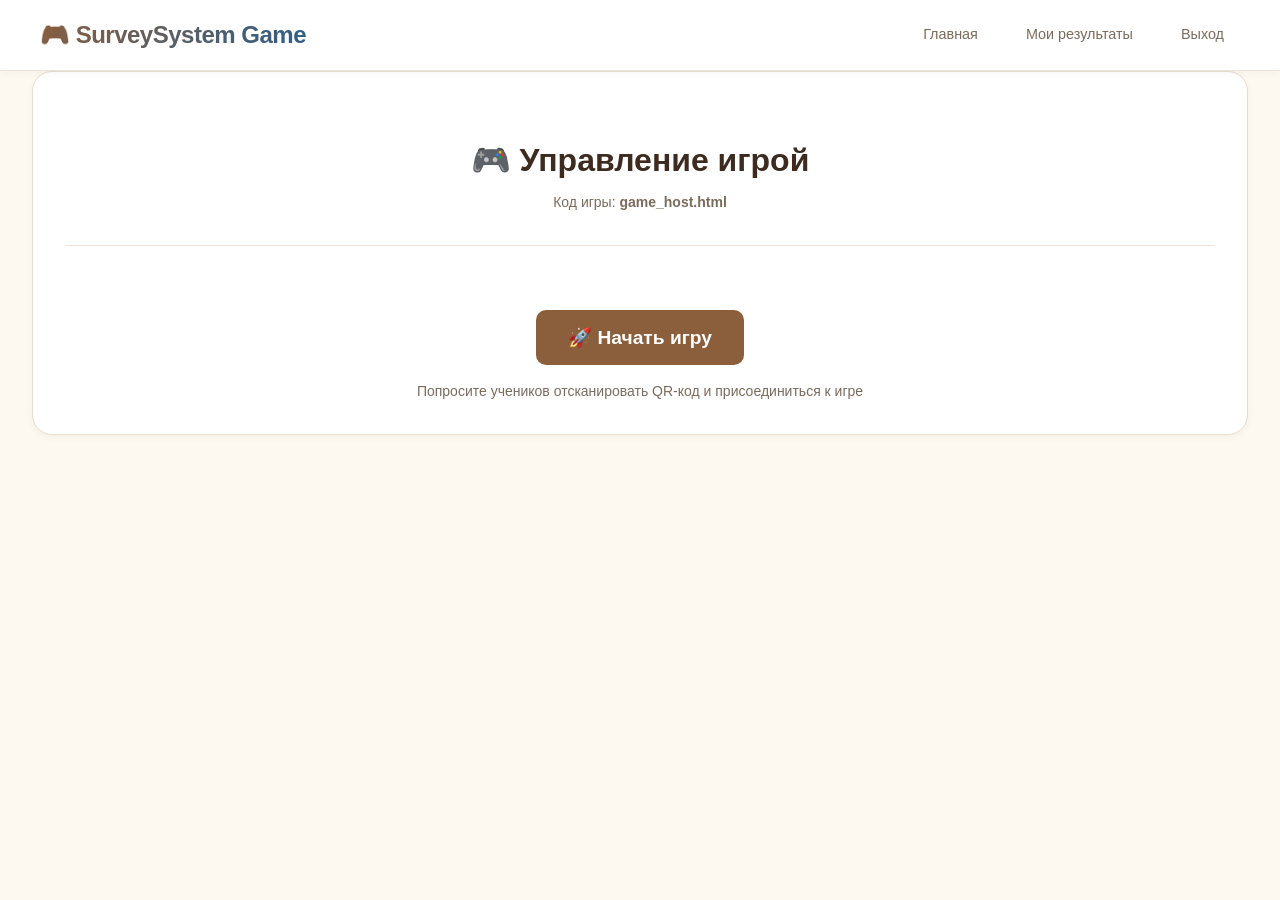
<file: templates/game_host.html>
<!DOCTYPE html>
<html lang="ru">
<head>
    <meta charset="UTF-8">
    <meta name="viewport" content="width=device-width, initial-scale=1.0">
    <title>Управление игрой - SurveySystem</title>
    <link rel="stylesheet" href="/static/style.css">
    <script src="https://cdn.socket.io/4.5.4/socket.io.min.js"></script>
    <style>
        .players-grid {
            display: grid;
            grid-template-columns: repeat(auto-fill, minmax(200px, 1fr));
            gap: 1rem;
            margin-bottom: 2rem;
        }
        .player-card {
            background: white;
            border-radius: 10px;
            padding: 1rem;
            border: 1px solid #EDE3D8;
            text-align: center;
        }
        .stats-panel {
            background: linear-gradient(135deg, #8B5E3C 0%, #2C5F8A 100%);
            color: white;
            padding: 1.5rem;
            border-radius: 20px;
            margin-bottom: 1.5rem;
            text-align: center;
        }
        .timer-circle {
            width: 100px;
            height: 100px;
            border-radius: 50%;
            background: white;
            display: flex;
            align-items: center;
            justify-content: center;
            margin: 1rem auto;
            font-size: 2.5rem;
            font-weight: 800;
            color: #8B5E3C;
        }
        .question-area {
            background: #F5EDE3;
            border-radius: 20px;
            padding: 1.5rem;
            margin-bottom: 1.5rem;
            text-align: center;
        }
        .question-text {
            font-size: 1.3rem;
            font-weight: 600;
            margin-bottom: 1rem;
        }
        .result-item {
            background: white;
            border-radius: 10px;
            padding: 0.5rem 1rem;
            margin-bottom: 0.5rem;
            display: flex;
            justify-content: space-between;
        }
        .final-result {
            background: white;
            border-radius: 10px;
            padding: 1rem;
            margin-bottom: 0.5rem;
            display: flex;
            justify-content: space-between;
        }
        .final-result.top {
            background: linear-gradient(135deg, #FFD700, #FFA500);
            color: white;
        }
        .waiting-players {
            text-align: center;
            padding: 2rem;
            background: #F5EDE3;
            border-radius: 20px;
        }
        .btn-start {
            font-size: 1.2rem;
            padding: 1rem 2rem;
        }
    </style>
</head>
<body>
    <nav class="navbar">
        <div class="nav-brand">🎮 SurveySystem Game</div>
        <div class="nav-links">
            <a href="/">Главная</a>
            <a href="/student_dashboard">Мои результаты</a>
            <a href="#" onclick="logout()">Выход</a>
        </div>
    </nav>

    <div class="card">
        <div id="setup-screen">
            <div class="admin-header">
                <h1>🎮 Управление игрой</h1>
                <p>Код игры: <strong id="game-code-display"></strong></p>
            </div>
            
            <div id="players-list" class="players-grid"></div>
            
            <div id="game-controls" style="text-align: center;">
                <button id="start-game-btn" class="btn btn-primary btn-start" onclick="startGame()">
                    🚀 Начать игру
                </button>
                <p style="margin-top: 1rem; color: #7A6B5D;">
                    Попросите учеников отсканировать QR-код и присоединиться к игре
                </p>
            </div>
        </div>

        <div id="game-screen" style="display: none;">
            <div class="stats-panel">
                <div>Вопрос <span id="current-question-num">1</span> / <span id="total-questions">0</span></div>
                <div class="timer-circle" id="timer-display">0</div>
            </div>
            
            <div class="question-area">
                <div class="question-text" id="question-text">Загрузка...</div>
            </div>
            
            <div id="question-results" style="display: none;">
                <h3>📊 Результаты вопроса</h3>
                <div id="results-stats"></div>
            </div>
        </div>

        <div id="final-screen" style="display: none;">
            <div class="admin-header">
                <h1>🏆 Игра завершена!</h1>
            </div>
            <div id="final-results"></div>
            <div style="text-align: center; margin-top: 2rem;">
                <a href="/student_dashboard" class="btn btn-primary">📊 К результатам</a>
                <button onclick="location.reload()" class="btn btn-secondary">🔄 Новая игра</button>
            </div>
        </div>
    </div>

    <script>
        const code = window.location.pathname.split('/').pop();
        let socket = null;
        let questions = [];
        let timePerQuestion = 10;
        let isGameActive = false;

        document.getElementById('game-code-display').innerText = code;

        socket = io();

        socket.on('connect', () => {
            console.log('Connected to server');
            socket.emit('join_game_host', {
                game_code: code,
                time_per_question: timePerQuestion
            });
        });

        socket.on('players_update', (data) => {
            updatePlayersList(data.players);
        });

        socket.on('player_joined', (data) => {
            showToast(`🎉 ${data.username} присоединился! (${data.count} игроков)`);
        });

        socket.on('game_started', (data) => {
            isGameActive = true;
            document.getElementById('setup-screen').style.display = 'none';
            document.getElementById('game-screen').style.display = 'block';
            document.getElementById('final-screen').style.display = 'none';
            document.getElementById('total-questions').innerText = data.total_questions;
            showToast('🎮 Игра началась!');
        });

        socket.on('question_start', (data) => {
            displayQuestion(data.question);
            startTimer(data.time_left);
            document.getElementById('current-question-num').innerText = data.question_index + 1;
            document.getElementById('question-results').style.display = 'none';
        });

        socket.on('time_up', () => {
            showToast('⏰ Время вышло!');
        });

        socket.on('question_results', (data) => {
            document.getElementById('question-results').style.display = 'block';
            document.getElementById('results-stats').innerHTML = `
                <div style="text-align: center; padding: 1rem;">
                    <div style="font-size: 2rem;">${data.correct_count} / ${data.total_players}</div>
                    <div>учеников ответили правильно</div>
                    <div>(${data.percentage}%)</div>
                </div>
            `;
        });

        socket.on('game_ended', (data) => {
            displayFinalResults(data.results);
        });

        async function loadTestData() {
            try {
                const response = await fetch('/api/get_test_by_code', {
                    method: 'POST',
                    headers: { 'Content-Type': 'application/json' },
                    body: JSON.stringify({ code: code })
                });
                const data = await response.json();
                
                if (data.success) {
                    questions = data.test.questions;
                    timePerQuestion = data.test.time_per_question || 10;
                }
            } catch (error) {
                console.error('Error loading test:', error);
            }
        }

        function updatePlayersList(players) {
            const container = document.getElementById('players-list');
            if (!players || players.length === 0) {
                container.innerHTML = '<div class="waiting-players">⏳ Ожидание подключения игроков...</div>';
                return;
            }
            
            container.innerHTML = players.map(p => `
                <div class="player-card">
                    <div>👨‍🎓 ${escapeHtml(p.username)}</div>
                </div>
            `).join('');
        }

        function displayQuestion(question) {
            document.getElementById('question-text').innerHTML = escapeHtml(question.text);
        }

        function startTimer(seconds) {
            let timeLeft = seconds;
            const timerEl = document.getElementById('timer-display');
            const interval = setInterval(() => {
                if (!isGameActive) {
                    clearInterval(interval);
                    return;
                }
                timerEl.innerText = timeLeft;
                timeLeft--;
                if (timeLeft < 0) {
                    clearInterval(interval);
                }
            }, 1000);
        }

        function displayFinalResults(results) {
            document.getElementById('game-screen').style.display = 'none';
            document.getElementById('final-screen').style.display = 'block';
            
            const container = document.getElementById('final-results');
            container.innerHTML = results.map((r, idx) => `
                <div class="final-result ${idx === 0 ? 'top' : ''}">
                    <div><strong>${idx + 1}. ${escapeHtml(r.username)}</strong><br>
                    <small>✅ ${r.correct_answers} правильных ответов</small></div>
                    <div style="font-size: 1.5rem; font-weight: 700;">${r.score} / ${r.total_possible}</div>
                </div>
            `).join('');
        }

        function startGame() {
            if (questions.length === 0) {
                alert('Загрузка теста...');
                loadTestData();
                setTimeout(() => startGame(), 1000);
                return;
            }
            
            socket.emit('start_game', {
                game_code: code,
                questions: questions,
                time_per_question: timePerQuestion
            });
            
            document.getElementById('start-game-btn').disabled = true;
            document.getElementById('start-game-btn').innerHTML = '⏳ Игра началась...';
        }

        function showToast(message) {
            const toast = document.createElement('div');
            toast.style.cssText = `
                position: fixed;
                bottom: 20px;
                right: 20px;
                background: #8B5E3C;
                color: white;
                padding: 0.75rem 1.5rem;
                border-radius: 9999px;
                z-index: 1000;
            `;
            toast.innerText = message;
            document.body.appendChild(toast);
            setTimeout(() => toast.remove(), 3000);
        }

        function escapeHtml(text) {
            if (!text) return '';
            const div = document.createElement('div');
            div.textContent = text;
            return div.innerHTML;
        }

        async function logout() {
            await fetch('/logout');
            window.location.href = '/';
        }

        loadTestData();
    </script>
</body>
</html>
</file>
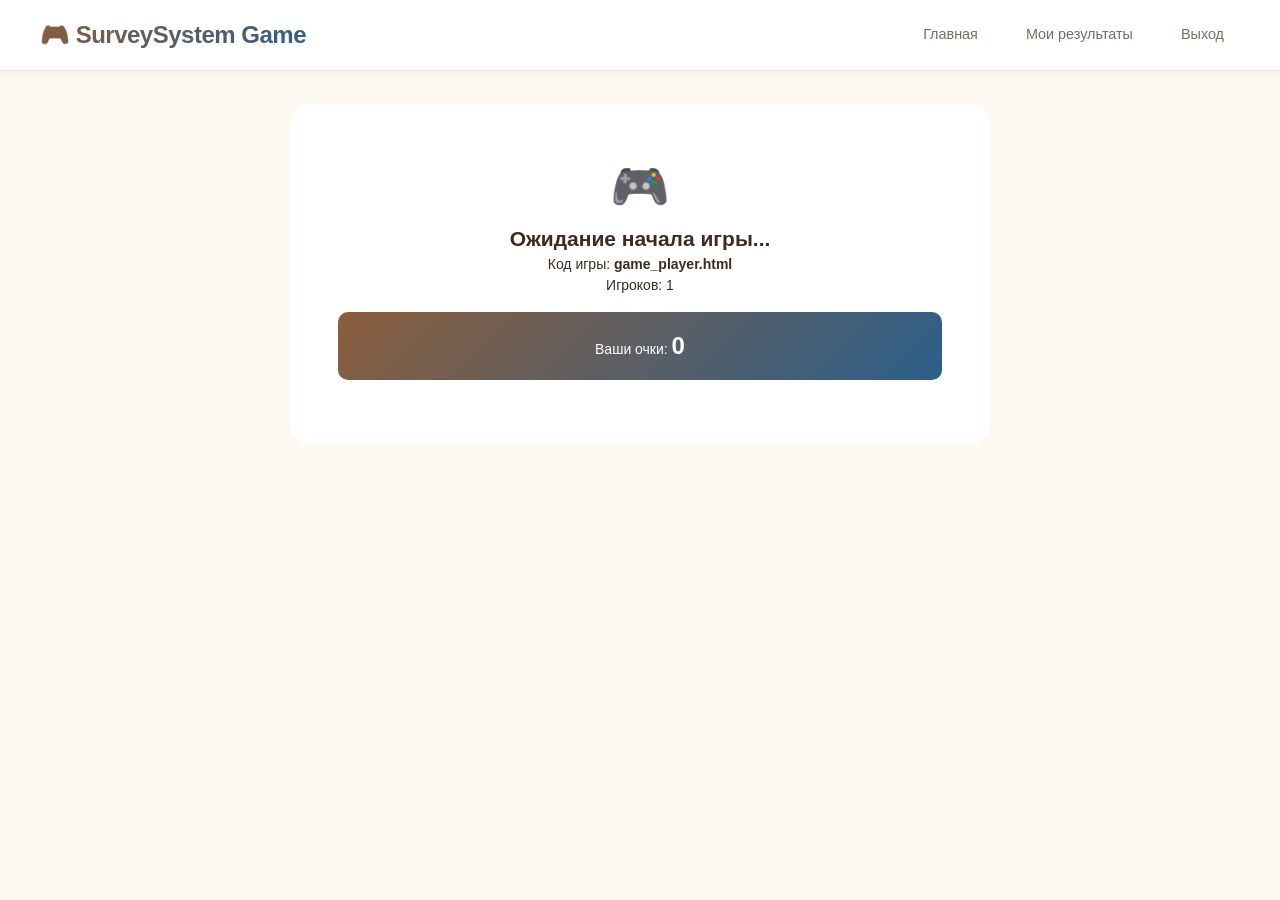
<file: templates/game_player.html>
<!DOCTYPE html>
<html lang="ru">
<head>
    <meta charset="UTF-8">
    <meta name="viewport" content="width=device-width, initial-scale=1.0">
    <title>Игровой тест - SurveySystem</title>
    <link rel="stylesheet" href="/static/style.css">
    <script src="https://cdn.socket.io/4.5.4/socket.io.min.js"></script>
    <style>
        .game-container {
            max-width: 700px;
            margin: 2rem auto;
        }
        .waiting-screen {
            text-align: center;
            padding: 3rem;
            background: white;
            border-radius: 20px;
        }
        .timer-circle {
            width: 80px;
            height: 80px;
            border-radius: 50%;
            background: linear-gradient(135deg, #8B5E3C 0%, #2C5F8A 100%);
            display: flex;
            align-items: center;
            justify-content: center;
            margin: 0 auto 1rem;
            font-size: 2rem;
            font-weight: 800;
            color: white;
        }
        .option-btn {
            display: block;
            width: 100%;
            padding: 1rem;
            margin-bottom: 0.75rem;
            background: #F5EDE3;
            border: 1px solid #EDE3D8;
            border-radius: 10px;
            cursor: pointer;
            text-align: left;
            transition: all 0.2s;
        }
        .option-btn:hover:not(:disabled) {
            background: #E8D5B7;
            transform: translateX(5px);
        }
        .option-btn.selected {
            background: #8B5E3C;
            color: white;
        }
        .option-btn:disabled {
            opacity: 0.6;
            cursor: not-allowed;
        }
        .result-overlay {
            position: fixed;
            top: 0;
            left: 0;
            right: 0;
            bottom: 0;
            background: rgba(0,0,0,0.8);
            display: flex;
            align-items: center;
            justify-content: center;
            z-index: 1000;
        }
        .result-card {
            background: white;
            border-radius: 20px;
            padding: 2rem;
            text-align: center;
        }
        .result-correct { color: #2E7D32; font-size: 4rem; }
        .result-wrong { color: #C62828; font-size: 4rem; }
        .score-board {
            background: linear-gradient(135deg, #8B5E3C 0%, #2C5F8A 100%);
            color: white;
            padding: 1rem;
            border-radius: 10px;
            text-align: center;
            margin-bottom: 1rem;
        }
        .score-board span { font-size: 1.5rem; font-weight: 800; }
    </style>
</head>
<body>
    <nav class="navbar">
        <div class="nav-brand">🎮 SurveySystem Game</div>
        <div class="nav-links">
            <a href="/">Главная</a>
            <a href="/student_dashboard">Мои результаты</a>
            <a href="#" onclick="logout()">Выход</a>
        </div>
    </nav>

    <div class="game-container">
        <div id="waiting-screen" class="waiting-screen">
            <div style="font-size: 3rem;">🎮</div>
            <h2>Ожидание начала игры...</h2>
            <p>Код игры: <strong id="game-code"></strong></p>
            <div id="players-count">Игроков: <span id="player-count">1</span></div>
            <div class="score-board" style="margin-top: 1rem;">
                Ваши очки: <span id="total-score">0</span>
            </div>
        </div>

        <div id="question-screen" style="display: none;">
            <div class="score-board">
                Ваши очки: <span id="game-score">0</span>
            </div>
            <div class="timer-circle" id="timer">0</div>
            <div id="question-text" style="font-size: 1.2rem; font-weight: 600; margin-bottom: 1.5rem; text-align: center;"></div>
            <div id="options-container"></div>
            <button id="submit-text-btn" class="btn btn-primary" onclick="submitTextAnswer()" style="display: none; width: 100%;">✅ Ответить</button>
        </div>
    </div>

    <script>
        const code = window.location.pathname.split('/').pop();
        let socket = null;
        let currentQuestion = null;
        let currentQuestionIndex = -1;
        let selectedAnswer = null;
        let currentScore = 0;

        document.getElementById('game-code').innerText = code;

        let userId = null;
        let username = null;

        async function getUserInfo() {
            try {
                const response = await fetch('/check_auth');
                const data = await response.json();
                if (data.authenticated) {
                    username = data.username;
                    userId = data.username;
                } else {
                    window.location.href = '/login_page';
                }
            } catch (error) {
                console.error('Error:', error);
            }
        }

        socket = io();

        socket.on('connect', () => {
            socket.emit('join_game_player', {
                game_code: code,
                user_id: userId,
                username: username
            });
        });

        socket.on('players_update', (data) => {
            document.getElementById('player-count').innerText = data.players.length;
        });

        socket.on('game_started', () => {
            document.getElementById('waiting-screen').style.display = 'none';
            document.getElementById('question-screen').style.display = 'block';
        });

        socket.on('question_start', (data) => {
            currentQuestionIndex = data.question_index;
            currentQuestion = data.question;
            displayQuestion(data.question);
            startTimer(data.time_left);
        });

        socket.on('player_question_result', (data) => {
            currentScore = data.total_score;
            document.getElementById('game-score').innerText = currentScore;
            document.getElementById('total-score').innerText = currentScore;
            showQuestionResult(data.is_correct, data.points_earned);
        });

        function displayQuestion(question) {
            document.getElementById('question-text').innerHTML = question.text;
            selectedAnswer = null;
            
            const container = document.getElementById('options-container');
            
            if (question.type === 'choice') {
                container.innerHTML = question.options.map(opt => `
                    <button class="option-btn" onclick="selectAnswer('${escapeHtml(opt).replace(/'/g, "\\'")}')">
                        ${escapeHtml(opt)}
                    </button>
                `).join('');
                document.getElementById('submit-text-btn').style.display = 'none';
            } else if (question.type === 'checkbox') {
                container.innerHTML = question.options.map(opt => `
                    <label class="option-btn" style="display: flex; align-items: center; gap: 0.5rem;">
                        <input type="checkbox" value="${escapeHtml(opt).replace(/'/g, "\\'")}" onchange="updateCheckboxSelection()">
                        <span>${escapeHtml(opt)}</span>
                    </label>
                `).join('');
                document.getElementById('submit-text-btn').style.display = 'block';
            } else {
                container.innerHTML = `<textarea id="text-answer" class="text-answer" rows="3" placeholder="Введите ваш ответ..."></textarea>`;
                document.getElementById('submit-text-btn').style.display = 'block';
            }
        }

        function selectAnswer(answer) {
            selectedAnswer = answer;
            document.querySelectorAll('.option-btn').forEach(btn => {
                btn.classList.remove('selected');
                if (btn.innerText === answer) {
                    btn.classList.add('selected');
                }
            });
            
            if (currentQuestion.type === 'choice') {
                submitAnswer(selectedAnswer);
            }
        }

        function updateCheckboxSelection() {
            const checkboxes = document.querySelectorAll('#options-container input[type="checkbox"]:checked');
            selectedAnswer = Array.from(checkboxes).map(cb => cb.value).join(',');
        }

        function submitTextAnswer() {
            if (currentQuestion.type === 'checkbox') {
                updateCheckboxSelection();
            } else if (currentQuestion.type === 'text') {
                selectedAnswer = document.getElementById('text-answer')?.value || '';
            }
            
            if (!selectedAnswer && currentQuestion.type !== 'text') {
                alert('Пожалуйста, выберите ответ');
                return;
            }
            
            if (currentQuestion.type === 'text' && !selectedAnswer.trim()) {
                alert('Пожалуйста, введите ответ');
                return;
            }
            
            submitAnswer(selectedAnswer);
        }

        function submitAnswer(answer) {
            socket.emit('submit_answer', {
                game_code: code,
                user_id: userId,
                question_index: currentQuestionIndex,
                answer: answer
            });
            
            document.querySelectorAll('.option-btn').forEach(btn => btn.disabled = true);
            document.getElementById('submit-text-btn').disabled = true;
        }

        function startTimer(seconds) {
            let timeLeft = seconds;
            const timerEl = document.getElementById('timer');
            timerEl.innerText = timeLeft;
            
            const interval = setInterval(() => {
                timeLeft--;
                timerEl.innerText = timeLeft;
                if (timeLeft <= 3) {
                    timerEl.style.animation = 'pulse 0.5s infinite';
                }
                if (timeLeft <= 0) {
                    clearInterval(interval);
                }
            }, 1000);
        }

        function showQuestionResult(isCorrect, pointsEarned) {
            const overlay = document.createElement('div');
            overlay.className = 'result-overlay';
            overlay.innerHTML = `
                <div class="result-card">
                    <div class="${isCorrect ? 'result-correct' : 'result-wrong'}">
                        ${isCorrect ? '✓' : '✗'}
                    </div>
                    <h2>${isCorrect ? 'Правильно!' : 'Неправильно'}</h2>
                    <p>${isCorrect ? `+${pointsEarned} очков!` : ''}</p>
                    <button class="btn btn-primary" onclick="this.closest('.result-overlay').remove()">OK</button>
                </div>
            `;
            document.body.appendChild(overlay);
            setTimeout(() => overlay.remove(), 2000);
        }

        function escapeHtml(text) {
            if (!text) return '';
            const div = document.createElement('div');
            div.textContent = text;
            return div.innerHTML;
        }

        async function logout() {
            await fetch('/logout');
            window.location.href = '/';
        }

        getUserInfo();
    </script>
</body>
</html>
</file>
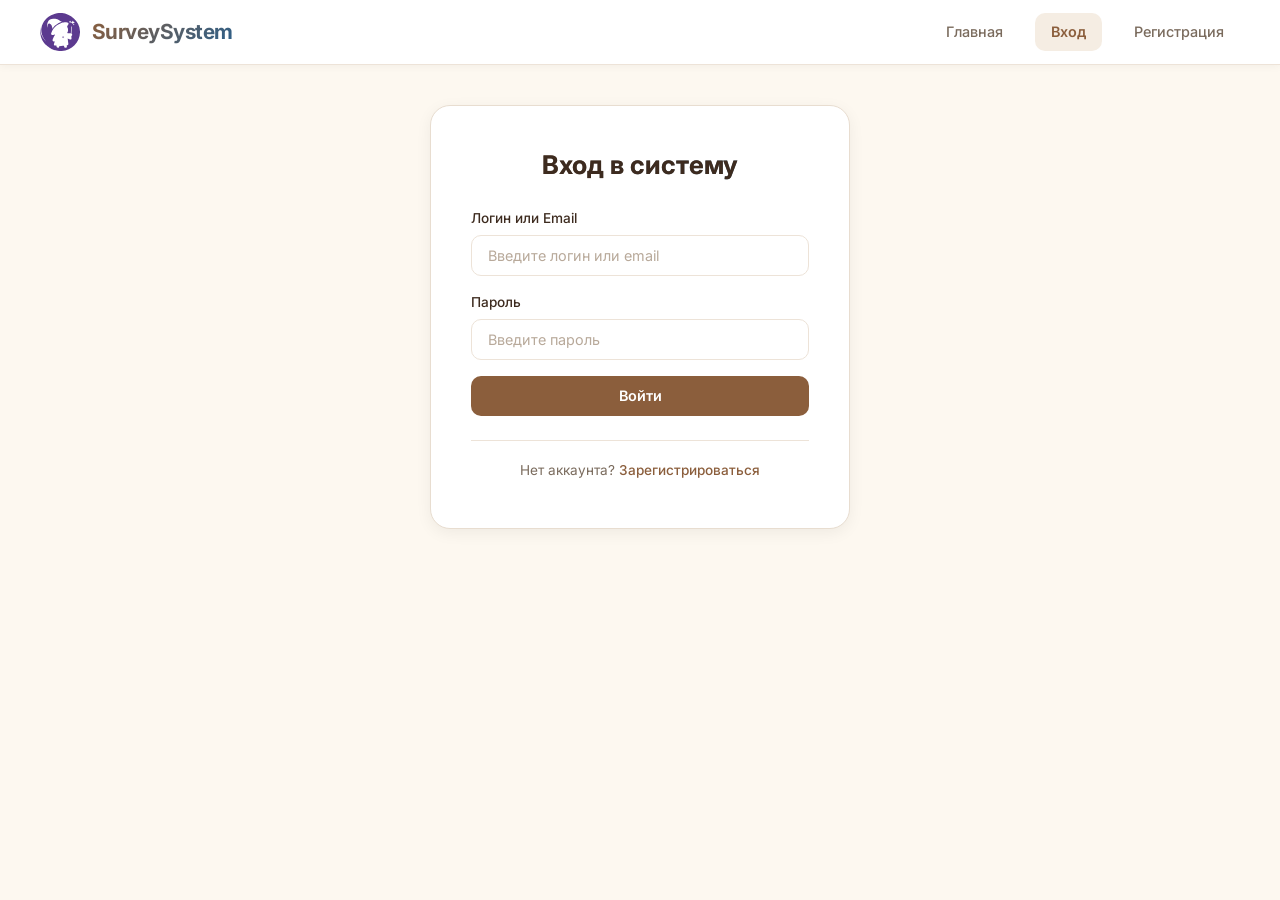
<file: templates/login.html>
<!DOCTYPE html>
<html lang="ru">
<head>
    <meta charset="UTF-8">
    <meta name="viewport" content="width=device-width, initial-scale=1.0">
    <title>Вход - SurveySystem</title>
    <link rel="stylesheet" href="/static/style.css">
    <link href="https://fonts.googleapis.com/css2?family=Inter:wght@400;500;600;700;800&display=swap" rel="stylesheet">
    <style>
        /* Общие стили как на главной */
        * {
            margin: 0;
            padding: 0;
            box-sizing: border-box;
        }

        body {
            font-family: 'Inter', -apple-system, BlinkMacSystemFont, 'Segoe UI', sans-serif;
            background: #FDF8F0;
            color: #3D2B1F;
            line-height: 1.5;
            font-size: 14px;
            min-height: 100vh;
        }

        /* Навигация как на главной */
        .navbar {
            display: flex;
            justify-content: space-between;
            align-items: center;
            background: #FFFFFF;
            padding: 0.8rem 2.5rem;
            border-bottom: 1px solid #EDE3D8;
            position: sticky;
            top: 0;
            z-index: 100;
            box-shadow: 0 2px 8px rgba(0,0,0,0.04);
        }

        .logo-link {
            display: flex;
            align-items: center;
            gap: 12px;
            text-decoration: none;
            transition: opacity 0.2s ease;
        }

        .logo-link:hover {
            opacity: 0.85;
        }

        .logo-img {
            height: 38px;
            width: auto;
            display: block;
            object-fit: contain;
        }

        .logo-text {
            font-size: 1.3rem;
            font-weight: 700;
            background: linear-gradient(135deg, #8B5E3C 0%, #2C5F8A 100%);
            -webkit-background-clip: text;
            background-clip: text;
            color: transparent;
            letter-spacing: -0.5px;
        }

        .nav-links {
            display: flex;
            gap: 1rem;
        }

        .nav-links a {
            padding: 0.5rem 1rem;
            text-decoration: none;
            color: #7A6B5D;
            font-weight: 500;
            font-size: 0.9rem;
            transition: all 0.2s;
            border-radius: 10px;
        }

        .nav-links a:hover {
            color: #8B5E3C;
            background: #F5EDE3;
        }

        .nav-links a.active {
            color: #8B5E3C;
            background: #F5EDE3;
            font-weight: 600;
        }

        /* Контейнер входа */
        .auth-container {
            max-width: 420px;
            margin: 2.5rem auto;
            padding: 2.5rem;
            background: #FFFFFF;
            border-radius: 20px;
            border: 1px solid #E8DDD0;
            box-shadow: 0 4px 16px rgba(0,0,0,0.06);
        }

        .auth-container h1 {
            font-size: 1.6rem;
            font-weight: 700;
            text-align: center;
            margin-bottom: 1.5rem;
            color: #3D2B1F;
        }

        .auth-container h1 span {
            background: linear-gradient(135deg, #8B5E3C 0%, #2C5F8A 100%);
            -webkit-background-clip: text;
            background-clip: text;
            color: transparent;
        }

        .form-group {
            margin-bottom: 1rem;
        }

        .form-group label {
            display: block;
            margin-bottom: 0.4rem;
            font-weight: 500;
            color: #3D2B1F;
            font-size: 0.85rem;
        }

        .form-group input {
            width: 100%;
            padding: 0.7rem 1rem;
            border: 1px solid #EDE3D8;
            border-radius: 10px;
            font-size: 0.9rem;
            transition: all 0.2s;
            font-family: inherit;
            background: #FFFFFF;
            color: #3D2B1F;
        }

        .form-group input:focus {
            outline: none;
            border-color: #8B5E3C;
            box-shadow: 0 0 0 3px rgba(139, 94, 60, 0.1);
        }

        .form-group input::placeholder {
            color: #B8A99A;
        }

        .btn {
            display: inline-flex;
            align-items: center;
            justify-content: center;
            gap: 0.5rem;
            padding: 0.7rem 1.5rem;
            border-radius: 10px;
            font-weight: 600;
            text-decoration: none;
            transition: all 0.2s;
            border: none;
            cursor: pointer;
            font-size: 0.9rem;
            font-family: inherit;
            width: 100%;
        }

        .btn-primary {
            background: #8B5E3C;
            color: #FFFFFF;
        }

        .btn-primary:hover {
            background: #6B4226;
            transform: translateY(-2px);
            box-shadow: 0 4px 16px rgba(0,0,0,0.06);
        }

        .message {
            padding: 0.7rem 0.9rem;
            border-radius: 10px;
            margin-bottom: 1rem;
            display: none;
            font-size: 0.85rem;
        }

        .message.success {
            background: #E8F5E9;
            color: #2E7D32;
            display: block;
            border-left: 3px solid #2E7D32;
        }

        .message.error {
            background: #FFEBEE;
            color: #C62828;
            display: block;
            border-left: 3px solid #C62828;
        }

        .message.warning {
            background: #FFF3E0;
            color: #F57C00;
            display: block;
            border-left: 3px solid #F57C00;
        }

        .auth-footer {
            text-align: center;
            margin-top: 1.5rem;
            padding-top: 1.2rem;
            border-top: 1px solid #EDE3D8;
            font-size: 0.85rem;
            color: #7A6B5D;
        }

        .auth-footer a {
            color: #8B5E3C;
            text-decoration: none;
            font-weight: 500;
        }

        .auth-footer a:hover {
            text-decoration: underline;
        }

        .auth-footer .admin-hint {
            margin-top: 0.5rem;
            font-size: 0.75rem;
            color: #B8A99A;
        }

        /* Мобильная адаптация */
        @media (max-width: 768px) {
            .navbar {
                flex-direction: column;
                padding: 0.8rem 1rem;
                gap: 0.75rem;
            }

            .nav-links {
                flex-wrap: wrap;
                justify-content: center;
                gap: 0.5rem;
            }

            .nav-links a {
                padding: 0.4rem 0.75rem;
                font-size: 0.8rem;
            }

            .auth-container {
                margin: 1.5rem 1rem;
                padding: 1.5rem;
            }

            .auth-container h1 {
                font-size: 1.3rem;
            }

            .logo-img {
                height: 32px;
            }

            .logo-text {
                font-size: 1.1rem;
            }
        }

        @media (max-width: 480px) {
            .auth-container {
                padding: 1.25rem;
                margin: 1rem 0.75rem;
            }

            .form-group input {
                padding: 0.6rem 0.8rem;
                font-size: 0.85rem;
            }

            .btn {
                padding: 0.6rem 1rem;
                font-size: 0.85rem;
            }
        }
    </style>
</head>
<body>
    <!-- НАВИГАЦИЯ КАК НА ГЛАВНОЙ -->
    <nav class="navbar">
        <a href="/" class="logo-link">
            <img src="/static/Logo.svg" alt="SurveySystem Logo" class="logo-img" onerror="this.style.display='none'">
            <span class="logo-text">SurveySystem</span>
        </a>
        <div class="nav-links">
            <a href="/">Главная</a>
            <a href="/login_page" class="active">Вход</a>
            <a href="/register_page">Регистрация</a>
        </div>
    </nav>

    <!-- ФОРМА ВХОДА -->
    <div class="auth-container">
        <h1>Вход в систему</h1>

        <form id="login-form" onsubmit="login(event)">
            <div class="form-group">
                <label for="username">Логин или Email</label>
                <input type="text" id="username" required placeholder="Введите логин или email">
            </div>

            <div class="form-group">
                <label for="password">Пароль</label>
                <input type="password" id="password" required placeholder="Введите пароль">
            </div>

            <div id="message" class="message"></div>

            <button type="submit" class="btn btn-primary">Войти</button>
        </form>

        <div class="auth-footer">
            <div>Нет аккаунта? <a href="/register_page">Зарегистрироваться</a></div>
            <div class="admin-hint"></div>
        </div>
    </div>

    <script>
        // Получаем параметры из URL
        function getQueryParams() {
            const params = new URLSearchParams(window.location.search);
            return {
                redirect: params.get('redirect'),
                code: params.get('code')
            };
        }

        async function login(e) {
            e.preventDefault();
            const msgDiv = document.getElementById('message');

            const username = document.getElementById('username').value.trim();
            const password = document.getElementById('password').value;

            // Скрываем предыдущее сообщение
            msgDiv.style.display = 'none';

            if (!username || !password) {
                msgDiv.className = 'message error';
                msgDiv.textContent = 'Заполните все поля';
                msgDiv.style.display = 'block';
                return;
            }

            try {
                const response = await fetch('/login', {
                    method: 'POST',
                    headers: { 'Content-Type': 'application/json' },
                    body: JSON.stringify({ username: username, password: password })
                });

                const data = await response.json();

                if (data.success) {
                    msgDiv.className = 'message success';
                    msgDiv.textContent = data.message;
                    msgDiv.style.display = 'block';

                    setTimeout(() => {
                        window.location.href = data.redirect || '/';
                    }, 1000);
                } else {
                    msgDiv.className = 'message error';
                    msgDiv.textContent = data.error || 'Ошибка входа';
                    msgDiv.style.display = 'block';
                }
            } catch (error) {
                msgDiv.className = 'message error';
                msgDiv.textContent = 'Ошибка подключения к серверу';
                msgDiv.style.display = 'block';
            }
        }

        // Если есть параметры в URL, показываем сообщение
        const params = getQueryParams();
        if (params.redirect && params.code) {
            const msgDiv = document.getElementById('message');
            msgDiv.className = 'message warning';
            msgDiv.textContent = 'Для прохождения теста необходимо войти в систему';
            msgDiv.style.display = 'block';
        }
    </script>
</body>
</html>
</file>
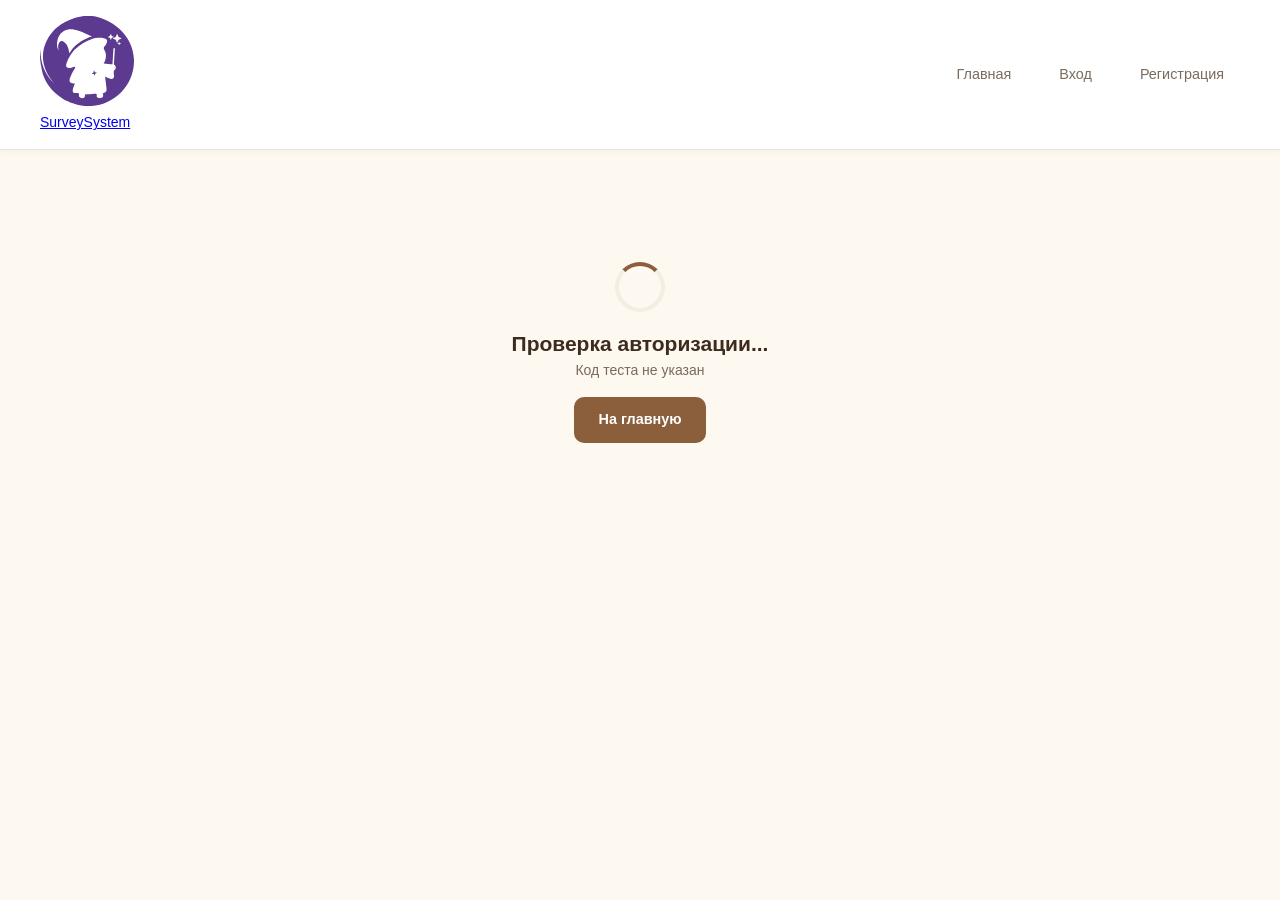
<file: templates/qr_redirect.html>
<!DOCTYPE html>
<html lang="ru">
<head>
    <meta charset="UTF-8">
    <meta name="viewport" content="width=device-width, initial-scale=1.0">
    <title>Перенаправление - SurveySystem</title>
    <link rel="stylesheet" href="/static/style.css">
    <style>
        .loading-spinner {
            width: 50px;
            height: 50px;
            border: 4px solid var(--primary-soft);
            border-top-color: var(--primary);
            border-radius: 50%;
            animation: spin 1s linear infinite;
            margin: 1rem auto;
        }
        @keyframes spin {
            to { transform: rotate(360deg); }
        }
    </style>
</head>
<body>
    <nav class="navbar">
        <a href="/" class="logo-link">
            <img src="/static/Logo.svg" alt="SurveySystem Logo" class="logo-img" onerror="this.style.display='none'">
            <span class="logo-text">SurveySystem</span>
        </a>
        <div class="nav-links">
            <a href="/">Главная</a>
            <a href="/login_page">Вход</a>
            <a href="/register_page">Регистрация</a>
        </div>
    </nav>

    <div style="max-width: 500px; margin: 4rem auto; text-align: center; padding: 2rem;">
        <div class="loading-spinner"></div>
        <h2>Проверка авторизации...</h2>
        <p id="message" style="color: var(--text-secondary);">Пожалуйста, подождите</p>
    </div>

    <script>
        const urlParams = new URLSearchParams(window.location.search);
        const testCode = urlParams.get('code');
        const redirectPath = urlParams.get('path') || 'take_test';
        
        async function checkAuth() {
            if (!testCode) {
                document.getElementById('message').innerHTML = 'Код теста не указан<br><a href="/" class="btn btn-primary" style="margin-top: 1rem;">На главную</a>';
                return;
            }
            
            try {
                const response = await fetch('/check_auth');
                const data = await response.json();
                
                if (data.authenticated) {
                    document.getElementById('message').innerHTML = 'Перенаправление на тест...';
                    setTimeout(() => {
                        window.location.href = `/${redirectPath}?code=${testCode}`;
                    }, 1000);
                } else {
                    document.getElementById('message').innerHTML = 'Требуется авторизация<br>Перенаправление на страницу входа...';
                    setTimeout(() => {
                        window.location.href = `/login_page?redirect=${redirectPath}&code=${testCode}`;
                    }, 1500);
                }
            } catch (error) {
                document.getElementById('message').innerHTML = 'Ошибка соединения<br><a href="/" class="btn btn-primary" style="margin-top: 1rem;">На главную</a>';
            }
        }
        
        checkAuth();
    </script>
</body>
</html>
</file>
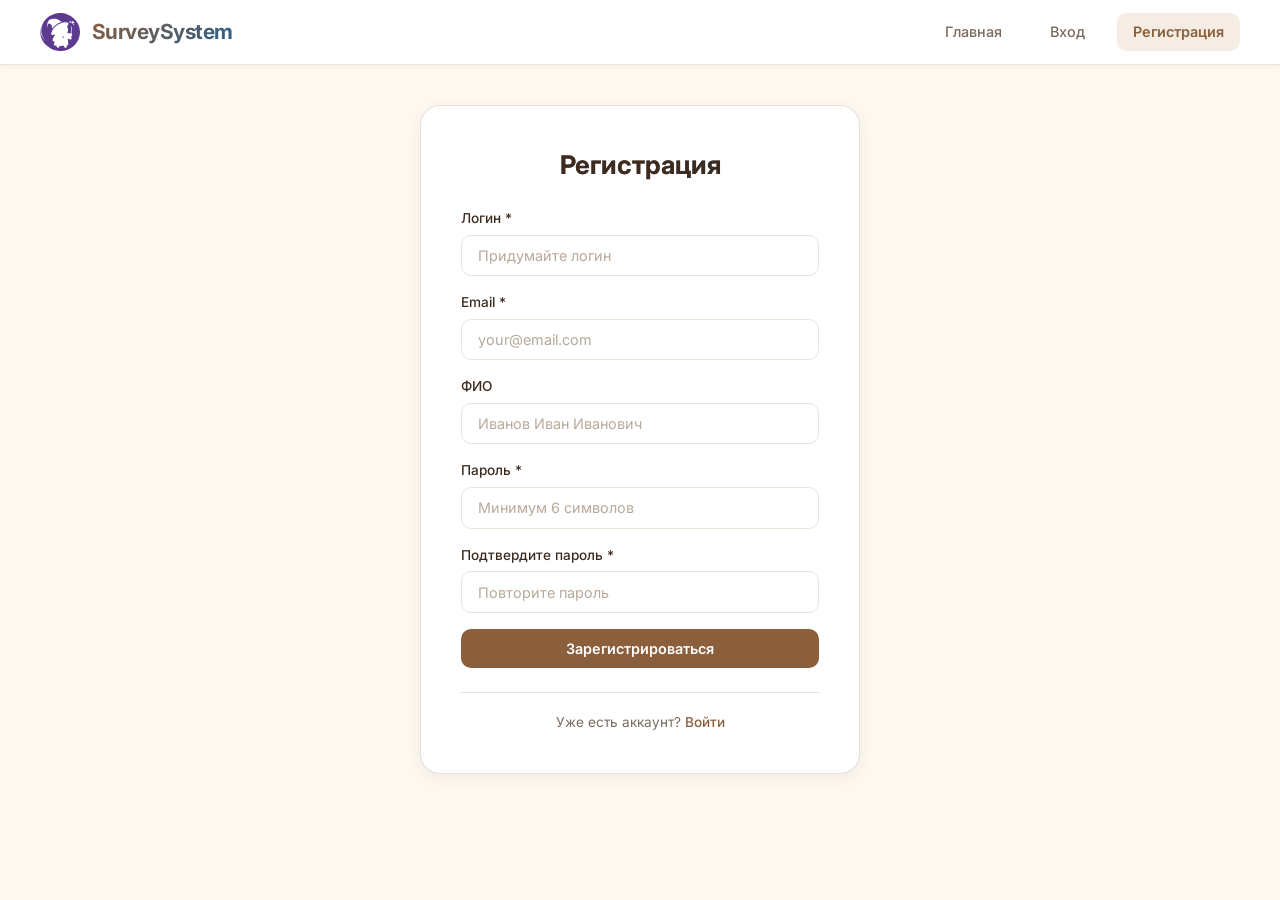
<file: templates/register.html>
<!DOCTYPE html>
<html lang="ru">
<head>
    <meta charset="UTF-8">
    <meta name="viewport" content="width=device-width, initial-scale=1.0">
    <title>Регистрация - SurveySystem</title>
    <link rel="stylesheet" href="/static/style.css">
    <link href="https://fonts.googleapis.com/css2?family=Inter:wght@400;500;600;700;800&display=swap" rel="stylesheet">
    <style>
        /* Общие стили как на главной */
        * {
            margin: 0;
            padding: 0;
            box-sizing: border-box;
        }

        body {
            font-family: 'Inter', -apple-system, BlinkMacSystemFont, 'Segoe UI', sans-serif;
            background: #FDF8F0;
            color: #3D2B1F;
            line-height: 1.5;
            font-size: 14px;
            min-height: 100vh;
        }

        /* Навигация как на главной */
        .navbar {
            display: flex;
            justify-content: space-between;
            align-items: center;
            background: #FFFFFF;
            padding: 0.8rem 2.5rem;
            border-bottom: 1px solid #EDE3D8;
            position: sticky;
            top: 0;
            z-index: 100;
            box-shadow: 0 2px 8px rgba(0,0,0,0.04);
        }

        .logo-link {
            display: flex;
            align-items: center;
            gap: 12px;
            text-decoration: none;
            transition: opacity 0.2s ease;
        }

        .logo-link:hover {
            opacity: 0.85;
        }

        .logo-img {
            height: 38px;
            width: auto;
            display: block;
            object-fit: contain;
        }

        .logo-text {
            font-size: 1.3rem;
            font-weight: 700;
            background: linear-gradient(135deg, #8B5E3C 0%, #2C5F8A 100%);
            -webkit-background-clip: text;
            background-clip: text;
            color: transparent;
            letter-spacing: -0.5px;
        }

        .nav-links {
            display: flex;
            gap: 1rem;
        }

        .nav-links a {
            padding: 0.5rem 1rem;
            text-decoration: none;
            color: #7A6B5D;
            font-weight: 500;
            font-size: 0.9rem;
            transition: all 0.2s;
            border-radius: 10px;
        }

        .nav-links a:hover {
            color: #8B5E3C;
            background: #F5EDE3;
        }

        .nav-links a.active {
            color: #8B5E3C;
            background: #F5EDE3;
            font-weight: 600;
        }

        /* Контейнер регистрации */
        .auth-container {
            max-width: 440px;
            margin: 2.5rem auto;
            padding: 2.5rem;
            background: #FFFFFF;
            border-radius: 20px;
            border: 1px solid #E8DDD0;
            box-shadow: 0 4px 16px rgba(0,0,0,0.06);
        }

        .auth-container h1 {
            font-size: 1.6rem;
            font-weight: 700;
            text-align: center;
            margin-bottom: 1.5rem;
            color: #3D2B1F;
        }

        .auth-container h1 span {
            background: linear-gradient(135deg, #8B5E3C 0%, #2C5F8A 100%);
            -webkit-background-clip: text;
            background-clip: text;
            color: transparent;
        }

        .form-group {
            margin-bottom: 1rem;
        }

        .form-group label {
            display: block;
            margin-bottom: 0.4rem;
            font-weight: 500;
            color: #3D2B1F;
            font-size: 0.85rem;
        }

        .form-group input {
            width: 100%;
            padding: 0.7rem 1rem;
            border: 1px solid #EDE3D8;
            border-radius: 10px;
            font-size: 0.9rem;
            transition: all 0.2s;
            font-family: inherit;
            background: #FFFFFF;
            color: #3D2B1F;
        }

        .form-group input:focus {
            outline: none;
            border-color: #8B5E3C;
            box-shadow: 0 0 0 3px rgba(139, 94, 60, 0.1);
        }

        .form-group input::placeholder {
            color: #B8A99A;
        }

        .btn {
            display: inline-flex;
            align-items: center;
            justify-content: center;
            gap: 0.5rem;
            padding: 0.7rem 1.5rem;
            border-radius: 10px;
            font-weight: 600;
            text-decoration: none;
            transition: all 0.2s;
            border: none;
            cursor: pointer;
            font-size: 0.9rem;
            font-family: inherit;
            width: 100%;
        }

        .btn-primary {
            background: #8B5E3C;
            color: #FFFFFF;
        }

        .btn-primary:hover {
            background: #6B4226;
            transform: translateY(-2px);
            box-shadow: 0 4px 16px rgba(0,0,0,0.06);
        }

        .message {
            padding: 0.7rem 0.9rem;
            border-radius: 10px;
            margin-bottom: 1rem;
            display: none;
            font-size: 0.85rem;
        }

        .message.success {
            background: #E8F5E9;
            color: #2E7D32;
            display: block;
            border-left: 3px solid #2E7D32;
        }

        .message.error {
            background: #FFEBEE;
            color: #C62828;
            display: block;
            border-left: 3px solid #C62828;
        }

        .message.warning {
            background: #FFF3E0;
            color: #F57C00;
            display: block;
            border-left: 3px solid #F57C00;
        }

        .auth-footer {
            text-align: center;
            margin-top: 1.5rem;
            padding-top: 1.2rem;
            border-top: 1px solid #EDE3D8;
            font-size: 0.85rem;
            color: #7A6B5D;
        }

        .auth-footer a {
            color: #8B5E3C;
            text-decoration: none;
            font-weight: 500;
        }

        .auth-footer a:hover {
            text-decoration: underline;
        }

        /* Мобильная адаптация */
        @media (max-width: 768px) {
            .navbar {
                flex-direction: column;
                padding: 0.8rem 1rem;
                gap: 0.75rem;
            }

            .nav-links {
                flex-wrap: wrap;
                justify-content: center;
                gap: 0.5rem;
            }

            .nav-links a {
                padding: 0.4rem 0.75rem;
                font-size: 0.8rem;
            }

            .auth-container {
                margin: 1.5rem 1rem;
                padding: 1.5rem;
            }

            .auth-container h1 {
                font-size: 1.3rem;
            }

            .logo-img {
                height: 32px;
            }

            .logo-text {
                font-size: 1.1rem;
            }
        }

        @media (max-width: 480px) {
            .auth-container {
                padding: 1.25rem;
                margin: 1rem 0.75rem;
            }

            .form-group input {
                padding: 0.6rem 0.8rem;
                font-size: 0.85rem;
            }

            .btn {
                padding: 0.6rem 1rem;
                font-size: 0.85rem;
            }
        }
    </style>
</head>
<body>
    <!-- НАВИГАЦИЯ КАК НА ГЛАВНОЙ -->
    <nav class="navbar">
        <a href="/" class="logo-link">
            <img src="/static/Logo.svg" alt="SurveySystem Logo" class="logo-img" onerror="this.style.display='none'">
            <span class="logo-text">SurveySystem</span>
        </a>
        <div class="nav-links">
            <a href="/">Главная</a>
            <a href="/login_page">Вход</a>
            <a href="/register_page" class="active">Регистрация</a>
        </div>
    </nav>

    <!-- ФОРМА РЕГИСТРАЦИИ -->
    <div class="auth-container">
        <h1>Регистрация</h1>

        <form id="register-form" onsubmit="register(event)">
            <div class="form-group">
                <label for="username">Логин *</label>
                <input type="text" id="username" required placeholder="Придумайте логин">
            </div>

            <div class="form-group">
                <label for="email">Email *</label>
                <input type="email" id="email" required placeholder="your@email.com">
            </div>

            <div class="form-group">
                <label for="full-name">ФИО</label>
                <input type="text" id="full-name" placeholder="Иванов Иван Иванович">
            </div>

            <div class="form-group">
                <label for="password">Пароль *</label>
                <input type="password" id="password" required placeholder="Минимум 6 символов" minlength="6">
            </div>

            <div class="form-group">
                <label for="confirm-password">Подтвердите пароль *</label>
                <input type="password" id="confirm-password" required placeholder="Повторите пароль">
            </div>

            <div id="message" class="message"></div>

            <button type="submit" class="btn btn-primary">Зарегистрироваться</button>
        </form>

        <div class="auth-footer">
            Уже есть аккаунт? <a href="/login_page">Войти</a>
        </div>
    </div>

    <script>
        // Получаем параметры из URL
        function getQueryParams() {
            const params = new URLSearchParams(window.location.search);
            return {
                redirect: params.get('redirect'),
                code: params.get('code')
            };
        }

        async function register(e) {
            e.preventDefault();
            const msg = document.getElementById('message');
            
            const username = document.getElementById('username').value.trim();
            const email = document.getElementById('email').value.trim();
            const fullName = document.getElementById('full-name').value.trim();
            const password = document.getElementById('password').value;
            const confirm = document.getElementById('confirm-password').value;
            
            // Скрываем предыдущее сообщение
            msg.style.display = 'none';
            
            if (!username || !email || !password) {
                msg.className = 'message error';
                msg.textContent = 'Заполните все обязательные поля';
                msg.style.display = 'block';
                return;
            }
            
            if (password !== confirm) {
                msg.className = 'message error';
                msg.textContent = 'Пароли не совпадают';
                msg.style.display = 'block';
                return;
            }
            
            if (password.length < 6) {
                msg.className = 'message error';
                msg.textContent = 'Пароль должен быть минимум 6 символов';
                msg.style.display = 'block';
                return;
            }

            // Определяем URL для перенаправления после регистрации
            const params = getQueryParams();
            let redirectUrl = '/';
            if (params.redirect && params.code) {
                redirectUrl = `/${params.redirect}?code=${params.code}`;
            }

            try {
                const registerResponse = await fetch('/register', {
                    method: 'POST',
                    headers: {'Content-Type': 'application/json'},
                    body: JSON.stringify({
                        username: username,
                        email: email,
                        full_name: fullName,
                        password: password,
                        role: 'student',
                        redirect_url: redirectUrl
                    })
                });

                const registerData = await registerResponse.json();
                
                if (!registerData.success) {
                    msg.className = 'message error';
                    msg.textContent = registerData.error || 'Ошибка регистрации';
                    msg.style.display = 'block';
                    return;
                }

                msg.className = 'message success';
                msg.textContent = 'Регистрация успешна! Перенаправление...';
                msg.style.display = 'block';
                
                setTimeout(() => {
                    window.location.href = registerData.redirect_url || '/';
                }, 1000);

            } catch (error) {
                msg.className = 'message error';
                msg.textContent = 'Ошибка подключения к серверу';
                msg.style.display = 'block';
            }
        }
    </script>
</body>
</html>
</file>
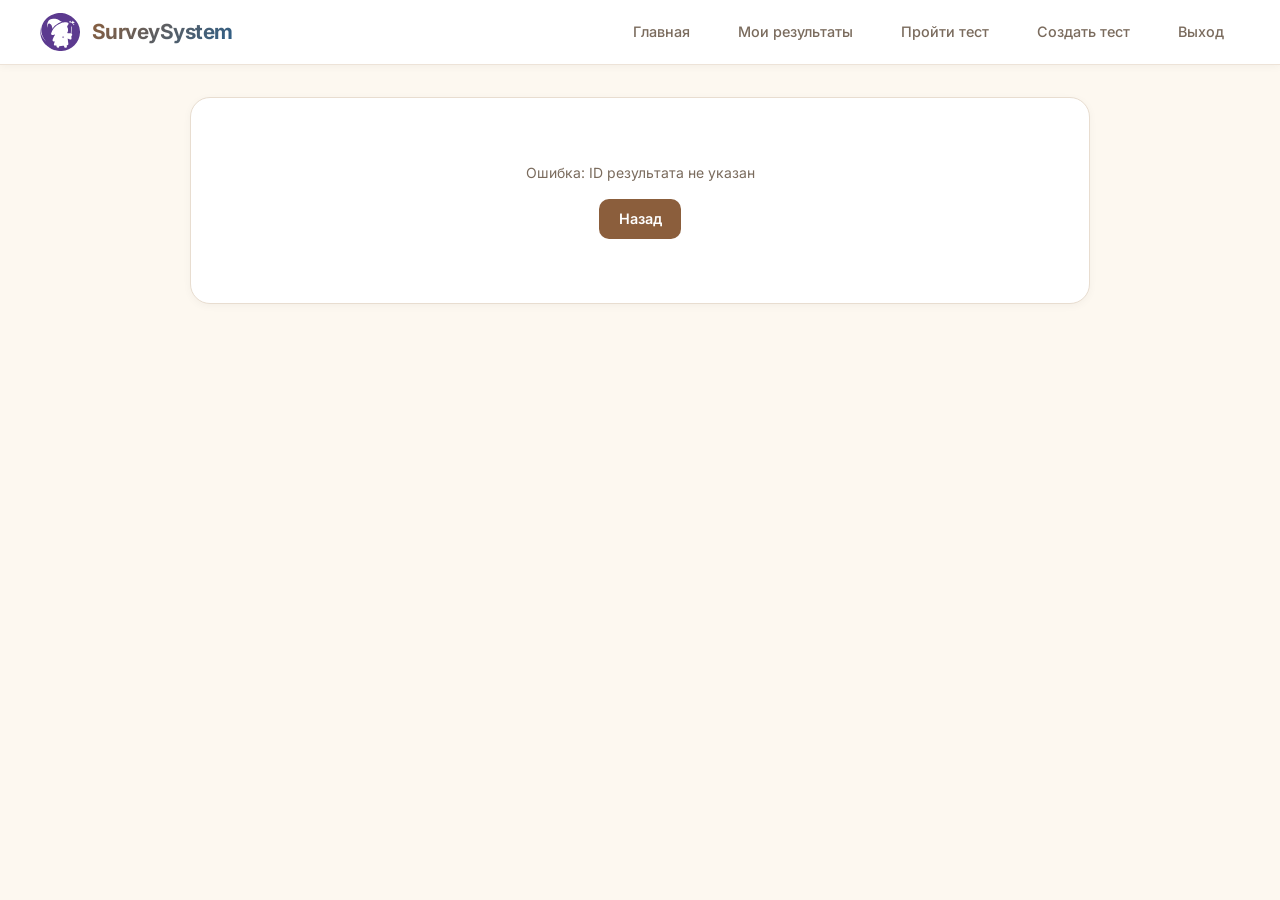
<file: templates/result_detail.html>
<!DOCTYPE html>
<html lang="ru">
<head>
    <meta charset="UTF-8">
    <meta name="viewport" content="width=device-width, initial-scale=1.0">
    <title>Детальный разбор теста - SurveySystem</title>
    <link rel="stylesheet" href="/static/style.css">
    <link href="https://fonts.googleapis.com/css2?family=Inter:wght@400;500;600;700;800&display=swap" rel="stylesheet">
    <style>
        /* Общие стили */
        * {
            margin: 0;
            padding: 0;
            box-sizing: border-box;
        }

        body {
            font-family: 'Inter', -apple-system, BlinkMacSystemFont, 'Segoe UI', sans-serif;
            background: #FDF8F0;
            color: #3D2B1F;
            line-height: 1.5;
            font-size: 14px;
            min-height: 100vh;
        }

        /* Навигация как на главной */
        .navbar {
            display: flex;
            justify-content: space-between;
            align-items: center;
            background: #FFFFFF;
            padding: 0.8rem 2.5rem;
            border-bottom: 1px solid #EDE3D8;
            position: sticky;
            top: 0;
            z-index: 100;
            box-shadow: 0 2px 8px rgba(0,0,0,0.04);
        }

        .logo-link {
            display: flex;
            align-items: center;
            gap: 12px;
            text-decoration: none;
            transition: opacity 0.2s ease;
        }

        .logo-link:hover {
            opacity: 0.85;
        }

        .logo-img {
            height: 38px;
            width: auto;
            display: block;
            object-fit: contain;
        }

        .logo-text {
            font-size: 1.3rem;
            font-weight: 700;
            background: linear-gradient(135deg, #8B5E3C 0%, #2C5F8A 100%);
            -webkit-background-clip: text;
            background-clip: text;
            color: transparent;
            letter-spacing: -0.5px;
        }

        .nav-links {
            display: flex;
            gap: 1rem;
        }

        .nav-links a {
            padding: 0.5rem 1rem;
            text-decoration: none;
            color: #7A6B5D;
            font-weight: 500;
            font-size: 0.9rem;
            transition: all 0.2s;
            border-radius: 10px;
        }

        .nav-links a:hover {
            color: #8B5E3C;
            background: #F5EDE3;
        }

        .nav-links a.active {
            color: #8B5E3C;
            background: #F5EDE3;
            font-weight: 600;
        }

        /* Карточка */
        .card {
            background: #FFFFFF;
            border-radius: 20px;
            padding: 2rem;
            margin: 2rem auto;
            border: 1px solid #E8DDD0;
            box-shadow: 0 2px 8px rgba(0,0,0,0.04);
            max-width: 900px;
        }

        /* Результаты */
        .result-card {
            background: white;
            border-radius: 14px;
            padding: 1.5rem;
            margin-bottom: 1rem;
            border-left: 4px solid;
            transition: all 0.2s;
        }
        .result-card.correct {
            border-left-color: #2E7D32;
            background: linear-gradient(135deg, white 0%, #E8F5E9 100%);
        }
        .result-card.wrong {
            border-left-color: #C62828;
            background: linear-gradient(135deg, white 0%, #FFEBEE 100%);
        }
        .result-card .question-text {
            font-weight: 700;
            font-size: 1rem;
            margin-bottom: 1rem;
            color: #3D2B1F;
        }
        .result-card .answer-section {
            display: grid;
            grid-template-columns: 1fr 1fr;
            gap: 1rem;
            margin-top: 0.75rem;
            padding-top: 0.75rem;
            border-top: 1px solid #EDE3D8;
        }
        .user-answer {
            background: white;
            padding: 0.75rem;
            border-radius: 10px;
        }
        .correct-answer {
            background: #F5EDE3;
            padding: 0.75rem;
            border-radius: 10px;
        }
        .badge-correct {
            background: #2E7D32;
            color: white;
            padding: 0.25rem 0.75rem;
            border-radius: 9999px;
            font-size: 0.7rem;
            display: inline-block;
        }
        .badge-wrong {
            background: #C62828;
            color: white;
            padding: 0.25rem 0.75rem;
            border-radius: 9999px;
            font-size: 0.7rem;
            display: inline-block;
        }
        .points-badge {
            background: #8B5E3C;
            color: white;
            padding: 0.25rem 0.75rem;
            border-radius: 9999px;
            font-size: 0.7rem;
            margin-left: 0.5rem;
        }
        .summary-stats {
            background: linear-gradient(135deg, #8B5E3C 0%, #2C5F8A 100%);
            color: white;
            padding: 1.5rem;
            border-radius: 20px;
            margin-bottom: 2rem;
            text-align: center;
        }
        .summary-stats h1 {
            font-size: 2rem;
            margin-bottom: 0.5rem;
        }
        .summary-stats .score {
            font-size: 2.5rem;
            font-weight: 800;
        }
        .btn {
            display: inline-flex;
            align-items: center;
            justify-content: center;
            gap: 0.4rem;
            padding: 0.6rem 1.2rem;
            border-radius: 10px;
            font-weight: 600;
            text-decoration: none;
            transition: all 0.2s;
            border: none;
            cursor: pointer;
            font-size: 0.9rem;
            font-family: inherit;
        }
        .btn-primary {
            background: #8B5E3C;
            color: white;
        }
        .btn-primary:hover {
            background: #6B4226;
        }
        .btn-secondary {
            background: #2C5F8A;
            color: white;
        }
        .btn-secondary:hover {
            background: #1E4A6E;
        }
        .btn-outline {
            background: transparent;
            border: 1px solid #EDE3D8;
            color: #3D2B1F;
        }
        .btn-outline:hover {
            border-color: #8B5E3C;
            color: #8B5E3C;
            background: #F5EDE3;
        }
        .error-message {
            text-align: center;
            padding: 2rem;
        }
        .error-message p {
            margin-bottom: 1rem;
            color: #7A6B5D;
        }

        @media (max-width: 768px) {
            .navbar {
                flex-direction: column;
                padding: 0.8rem 1rem;
                gap: 0.75rem;
            }
            .nav-links {
                flex-wrap: wrap;
                justify-content: center;
                gap: 0.5rem;
            }
            .nav-links a {
                padding: 0.4rem 0.75rem;
                font-size: 0.8rem;
            }
            .card {
                padding: 1.25rem;
                margin: 1rem;
            }
            .result-card .answer-section {
                grid-template-columns: 1fr;
            }
            .summary-stats h1 {
                font-size: 1.4rem;
            }
            .summary-stats .score {
                font-size: 2rem;
            }
            .logo-img {
                height: 32px;
            }
            .logo-text {
                font-size: 1.1rem;
            }
        }

        @media (max-width: 480px) {
            .card {
                padding: 1rem;
                margin: 0.75rem;
            }
            .result-card {
                padding: 1rem;
            }
            .btn {
                padding: 0.5rem 0.8rem;
                font-size: 0.8rem;
            }
        }
    </style>
</head>
<body>
    <!-- НАВИГАЦИЯ КАК НА ГЛАВНОЙ -->
    <nav class="navbar">
        <a href="/" class="logo-link">
            <img src="/static/Logo.svg" alt="SurveySystem Logo" class="logo-img" onerror="this.style.display='none'">
            <span class="logo-text">SurveySystem</span>
        </a>
        <div class="nav-links">
            <a href="/">Главная</a>
            <a href="/student_dashboard">Мои результаты</a>
            <a href="/take_test">Пройти тест</a>
            <a href="/create_test_page">Создать тест</a>
            <a href="#" onclick="logout()">Выход</a>
        </div>
    </nav>

    <!-- КОНТЕНТ -->
    <div class="card">
        <div id="content-container">
            <div style="text-align: center; padding: 3rem;">
                <div style="display: inline-block; width: 40px; height: 40px; border: 4px solid #F5EDE3; border-top-color: #8B5E3C; border-radius: 50%; animation: spin 1s linear infinite; margin-bottom: 1rem;"></div>
                <p style="color: #7A6B5D;">Загрузка результатов...</p>
            </div>
        </div>
    </div>

    <style>
        @keyframes spin {
            to { transform: rotate(360deg); }
        }
    </style>

    <script>
        // Получаем ID из URL
        var resultId = null;
        var pathParts = window.location.pathname.split('/');
        for (var i = 0; i < pathParts.length; i++) {
            if (pathParts[i] === 'result_detail') {
                if (pathParts[i+1]) {
                    resultId = parseInt(pathParts[i+1]);
                }
                break;
            }
        }

        async function loadResultDetail() {
            if (!resultId) {
                document.getElementById('content-container').innerHTML = `
                    <div class="error-message">
                        <p>Ошибка: ID результата не указан</p>
                        <a href="/student_dashboard" class="btn btn-primary">Назад</a>
                    </div>
                `;
                return;
            }

            try {
                const response = await fetch('/api/get_my_results_detail/' + resultId);
                const data = await response.json();
                
                if (!data.success) {
                    document.getElementById('content-container').innerHTML = `
                        <div class="error-message">
                            <p>${data.error || 'Ошибка загрузки'}</p>
                            <a href="/student_dashboard" class="btn btn-primary">Назад</a>
                        </div>
                    `;
                    return;
                }
                
                const result = data.result;
                const details = data.details;
                const percentage = (result.score / result.max_score * 100).toFixed(1);
                const correctCount = details.filter(function(d) { return d.is_correct; }).length;
                
                let html = `
                    <div class="summary-stats">
                        <h1>${escapeHtml(result.title)}</h1>
                        <div class="score">${result.score} / ${result.max_score}</div>
                        <div style="font-size: 1.2rem;">${percentage}% • ${correctCount} из ${details.length} правильных ответов</div>
                        <div style="margin-top: 1rem; font-size: 0.85rem; opacity: 0.8;">${new Date(result.completed_at).toLocaleString()}</div>
                    </div>
                    <div style="margin-bottom: 1.5rem; display: flex; gap: 0.75rem; flex-wrap: wrap;">
                        <a href="/student_dashboard" class="btn btn-secondary">Назад к результатам</a>
                        <button onclick="window.print()" class="btn btn-outline">Распечатать</button>
                    </div>
                    <h2 style="margin-bottom: 1rem; font-size: 1.2rem;">Детальный разбор ответов</h2>
                `;
                
                for (var i = 0; i < details.length; i++) {
                    const detail = details[i];
                    const isCorrect = detail.is_correct;
                    html += `
                        <div class="result-card ${isCorrect ? 'correct' : 'wrong'}">
                            <div style="margin-bottom: 0.75rem;">
                                <span class="${isCorrect ? 'badge-correct' : 'badge-wrong'}">
                                    ${isCorrect ? 'Верно' : 'Неверно'}
                                </span>
                                <span class="points-badge">${detail.points_earned} / ${detail.points} баллов</span>
                            </div>
                            <div class="question-text">
                                ${i+1}. ${escapeHtml(detail.question_text)}
                            </div>
                            <div class="answer-section">
                                <div class="user-answer">
                                    <strong style="font-size: 0.8rem;">Ваш ответ:</strong><br>
                                    ${formatAnswer(detail.user_answer, detail.question_type)}
                                </div>
                                <div class="correct-answer">
                                    <strong style="font-size: 0.8rem;">Правильный ответ:</strong><br>
                                    ${formatAnswer(detail.correct_answer, detail.question_type)}
                                </div>
                            </div>
                        </div>
                    `;
                }
                
                document.getElementById('content-container').innerHTML = html;
                
            } catch (error) {
                console.error('Error:', error);
                document.getElementById('content-container').innerHTML = `
                    <div class="error-message">
                        <p>Ошибка загрузки результатов</p>
                        <a href="/student_dashboard" class="btn btn-primary">Назад</a>
                    </div>
                `;
            }
        }
        
        function formatAnswer(answer, type) {
            if (!answer || answer === '(не указан)') {
                return '<span style="color: #B8A99A;">(не указан)</span>';
            }
            if (type === 'checkbox') {
                const answers = answer.split(',');
                let result = '';
                for (var i = 0; i < answers.length; i++) {
                    result += '• ' + escapeHtml(answers[i]) + '<br>';
                }
                return result;
            }
            return escapeHtml(answer);
        }
        
        function escapeHtml(text) {
            if (!text) return '';
            const div = document.createElement('div');
            div.textContent = text;
            return div.innerHTML;
        }
        
        async function logout() {
            await fetch('/logout');
            window.location.href = '/';
        }
        
        loadResultDetail();
    </script>
</body>
</html>
</file>
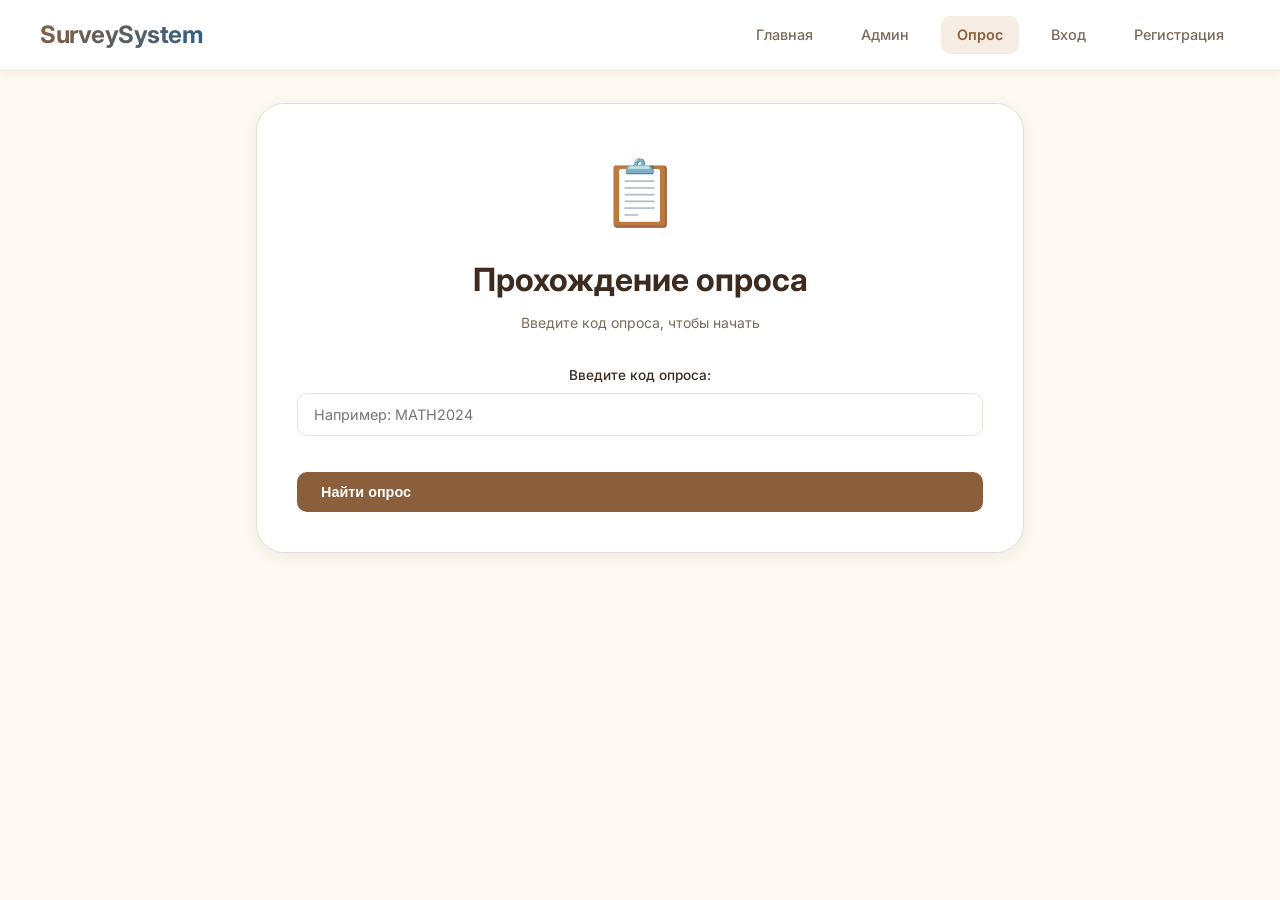
<file: templates/survey.html>
<!DOCTYPE html>
<html lang="ru">
<head>
    <meta charset="UTF-8">
    <meta name="viewport" content="width=device-width, initial-scale=1.0">
    <title>Прохождение опроса - SurveySystem</title>
    <link rel="stylesheet" href="/static/style.css">
    <link href="https://fonts.googleapis.com/css2?family=Inter:wght@400;500;600;700;800&display=swap" rel="stylesheet">
</head>
<body>
    <nav class="navbar">
        <div class="nav-brand">SurveySystem</div>
        <div class="nav-links">
            <a href="/">Главная</a>
            <a href="/admin">Админ</a>
            <a href="/survey" class="active">Опрос</a>
            <a href="/login_page">Вход</a>
            <a href="/register_page">Регистрация</a>
        </div>
    </nav>

    <div id="code-step" class="step active">
        <div class="search-container">
            <div class="illustration">📋</div>
            <h1>Прохождение опроса</h1>
            <p>Введите код опроса, чтобы начать</p>
            
            <div class="code-form">
                <div class="form-group">
                    <label for="survey-code">Введите код опроса:</label>
                    <input type="text" id="survey-code" placeholder="Например: MATH2024" required>
                </div>
                <button class="btn btn-primary" onclick="findSurvey()">Найти опрос</button>
            </div>
        </div>
    </div>

    <div id="survey-step" class="step" style="display: none;">
        <div class="survey-header">
            <h2 id="display-survey-title">Название опроса</h2>
        </div>

        <div class="form-group">
            <label for="student-name">Ваше имя</label>
            <input type="text" id="student-name" placeholder="Иванов Иван" required>
        </div>

        <div class="form-group">
            <label for="student-group">Группа</label>
            <input type="text" id="student-group" placeholder="Группа 101" required>
        </div>

        <div class="progress-bar">
            <div class="progress-fill" id="progress-fill"></div>
        </div>

        <div id="questions-container"></div>

        <div class="survey-actions">
            <button class="btn btn-secondary" id="prev-btn" onclick="prevQuestion()" style="display: none;">Назад</button>
            <button class="btn btn-primary" id="next-btn" onclick="nextQuestion()">Далее</button>
            <button class="btn btn-primary submit-btn" id="submit-btn" onclick="submitSurvey()" style="display: none;">Отправить ответы</button>
        </div>
    </div>

    <div id="result-step" class="step" style="display: none;">
        <div class="success-container">
            <div class="success-icon">✅</div>
            <h2>Ответы приняты</h2>
            <div id="score-display"></div>
            <a href="/" class="btn btn-secondary">На главную</a>
        </div>
    </div>

    <div id="message" class="message"></div>

    <script>
        let currentSurvey = null;
        let currentQuestionIndex = 0;
        let userAnswers = {};
        let timeSpent = {};
        let questionStartTime = null;

        async function findSurvey() {
            const code = document.getElementById('survey-code').value.trim();
            if (!code) {
                showMessage('Введите код опроса', 'warning');
                return;
            }

            try {
                const response = await fetch('/api/get_survey_by_code', {
                    method: 'POST',
                    headers: { 'Content-Type': 'application/json' },
                    body: JSON.stringify({ code: code })
                });
                
                const data = await response.json();
                
                if (data.error) {
                    showMessage(data.error, 'error');
                    return;
                }
                
                currentSurvey = data.survey;
                document.getElementById('display-survey-title').textContent = currentSurvey.title;
                
                document.getElementById('code-step').style.display = 'none';
                document.getElementById('survey-step').style.display = 'block';
                
                loadQuestions();
                showMessage('Опрос найден! Заполните данные', 'success');
                
            } catch (error) {
                showMessage('Ошибка при поиске опроса', 'error');
            }
        }

        function loadQuestions() {
            const container = document.getElementById('questions-container');
            container.innerHTML = '';
            
            currentSurvey.questions.forEach((question, idx) => {
                const questionDiv = document.createElement('div');
                questionDiv.className = 'question-item fade-in';
                questionDiv.id = `question-${idx}`;
                questionDiv.style.display = idx === 0 ? 'block' : 'none';
                
                questionDiv.innerHTML = `
                    <div class="question-text">${escapeHtml(question.question_text)}</div>
                    <div class="options-group" id="options-${idx}">
                        ${renderQuestionOptions(question, idx)}
                    </div>
                `;
                
                container.appendChild(questionDiv);
            });
            
            updateProgress();
            questionStartTime = Date.now();
        }

        function renderQuestionOptions(question, idx) {
            if (question.question_type === 'text') {
                return `<textarea class="text-answer" id="answer-${idx}" rows="3" placeholder="Введите ваш ответ..."></textarea>`;
            }
            
            if (question.question_type === 'choice') {
                return question.options.map(opt => `
                    <label class="option-radio">
                        <input type="radio" name="question-${idx}" value="${escapeHtml(opt)}">
                        <span>${escapeHtml(opt)}</span>
                    </label>
                `).join('');
            }
            
            if (question.question_type === 'checkbox') {
                return question.options.map(opt => `
                    <label class="option-checkbox">
                        <input type="checkbox" name="question-${idx}" value="${escapeHtml(opt)}">
                        <span>${escapeHtml(opt)}</span>
                    </label>
                `).join('');
            }
            
            return '';
        }

        function saveCurrentAnswer() {
            const currentQ = currentSurvey.questions[currentQuestionIndex];
            let answer = null;
            
            if (currentQ.question_type === 'text') {
                const textarea = document.getElementById(`answer-${currentQuestionIndex}`);
                if (textarea) answer = textarea.value;
            } 
            else if (currentQ.question_type === 'choice') {
                const selected = document.querySelector(`input[name="question-${currentQuestionIndex}"]:checked`);
                if (selected) answer = selected.value;
            } 
            else if (currentQ.question_type === 'checkbox') {
                const selected = document.querySelectorAll(`input[name="question-${currentQuestionIndex}"]:checked`);
                if (selected.length > 0) {
                    answer = Array.from(selected).map(cb => cb.value).join(',');
                }
            }
            
            if (answer !== null && answer !== '') {
                userAnswers[currentSurvey.questions[currentQuestionIndex].id] = answer;
            }
            
            if (questionStartTime) {
                const timeSpentMs = Date.now() - questionStartTime;
                timeSpent[currentSurvey.questions[currentQuestionIndex].id] = Math.floor(timeSpentMs / 1000);
            }
        }

        function nextQuestion() {
            saveCurrentAnswer();
            
            if (currentQuestionIndex < currentSurvey.questions.length - 1) {
                document.getElementById(`question-${currentQuestionIndex}`).style.display = 'none';
                currentQuestionIndex++;
                document.getElementById(`question-${currentQuestionIndex}`).style.display = 'block';
                questionStartTime = Date.now();
                updateProgress();
                updateButtons();
            }
        }

        function prevQuestion() {
            saveCurrentAnswer();
            
            if (currentQuestionIndex > 0) {
                document.getElementById(`question-${currentQuestionIndex}`).style.display = 'none';
                currentQuestionIndex--;
                document.getElementById(`question-${currentQuestionIndex}`).style.display = 'block';
                questionStartTime = Date.now();
                updateProgress();
                updateButtons();
            }
        }

        function updateProgress() {
            const total = currentSurvey.questions.length;
            const answered = Object.keys(userAnswers).length;
            const percent = (answered / total) * 100;
            document.getElementById('progress-fill').style.width = `${percent}%`;
        }

        function updateButtons() {
            const prevBtn = document.getElementById('prev-btn');
            const nextBtn = document.getElementById('next-btn');
            const submitBtn = document.getElementById('submit-btn');
            
            if (currentQuestionIndex === 0) {
                prevBtn.style.display = 'none';
            } else {
                prevBtn.style.display = 'flex';
            }
            
            if (currentQuestionIndex === currentSurvey.questions.length - 1) {
                nextBtn.style.display = 'none';
                submitBtn.style.display = 'flex';
            } else {
                nextBtn.style.display = 'flex';
                submitBtn.style.display = 'none';
            }
        }

        async function submitSurvey() {
            saveCurrentAnswer();
            
            const studentName = document.getElementById('student-name').value.trim();
            const studentGroup = document.getElementById('student-group').value.trim();
            
            if (!studentName) {
                showMessage('Введите ваше имя', 'warning');
                return;
            }
            
            if (!studentGroup) {
                showMessage('Введите вашу группу', 'warning');
                return;
            }
            
            for (let i = 0; i < currentSurvey.questions.length; i++) {
                const q = currentSurvey.questions[i];
                if (!userAnswers[q.id] && q.question_type !== 'text') {
                    showMessage(`Пожалуйста, ответьте на вопрос: ${q.question_text}`, 'warning');
                    document.getElementById(`question-${currentQuestionIndex}`).style.display = 'none';
                    currentQuestionIndex = i;
                    document.getElementById(`question-${currentQuestionIndex}`).style.display = 'block';
                    questionStartTime = Date.now();
                    updateButtons();
                    return;
                }
            }
            
            try {
                const response = await fetch('/api/submit_survey', {
                    method: 'POST',
                    headers: { 'Content-Type': 'application/json' },
                    body: JSON.stringify({
                        survey_id: currentSurvey.id,
                        student_name: studentName,
                        student_group: studentGroup,
                        answers: userAnswers,
                        time_spent: timeSpent
                    })
                });
                
                const result = await response.json();
                
                if (result.success) {
                    document.getElementById('survey-step').style.display = 'none';
                    document.getElementById('result-step').style.display = 'block';
                    
                    if (result.is_test && result.score !== undefined) {
                        const totalPoints = currentSurvey.questions.reduce((sum, q) => sum + (q.points || 1), 0);
                        document.getElementById('score-display').innerHTML = `
                            <div class="score-display">
                                Ваш результат: ${result.score} / ${totalPoints}
                            </div>
                        `;
                    } else {
                        document.getElementById('score-display').innerHTML = `
                            <div class="score-display">
                                Спасибо за участие
                            </div>
                        `;
                    }
                } else {
                    showMessage(result.error, 'error');
                }
            } catch (error) {
                showMessage('Ошибка при отправке', 'error');
            }
        }

        function showMessage(text, type) {
            const msgDiv = document.getElementById('message');
            msgDiv.textContent = text;
            msgDiv.className = `message ${type}`;
            msgDiv.style.display = 'block';
            setTimeout(() => {
                msgDiv.style.display = 'none';
            }, 3000);
        }

        function escapeHtml(text) {
            if (!text) return '';
            const div = document.createElement('div');
            div.textContent = text;
            return div.innerHTML;
        }
    </script>
</body>
</html>
</file>
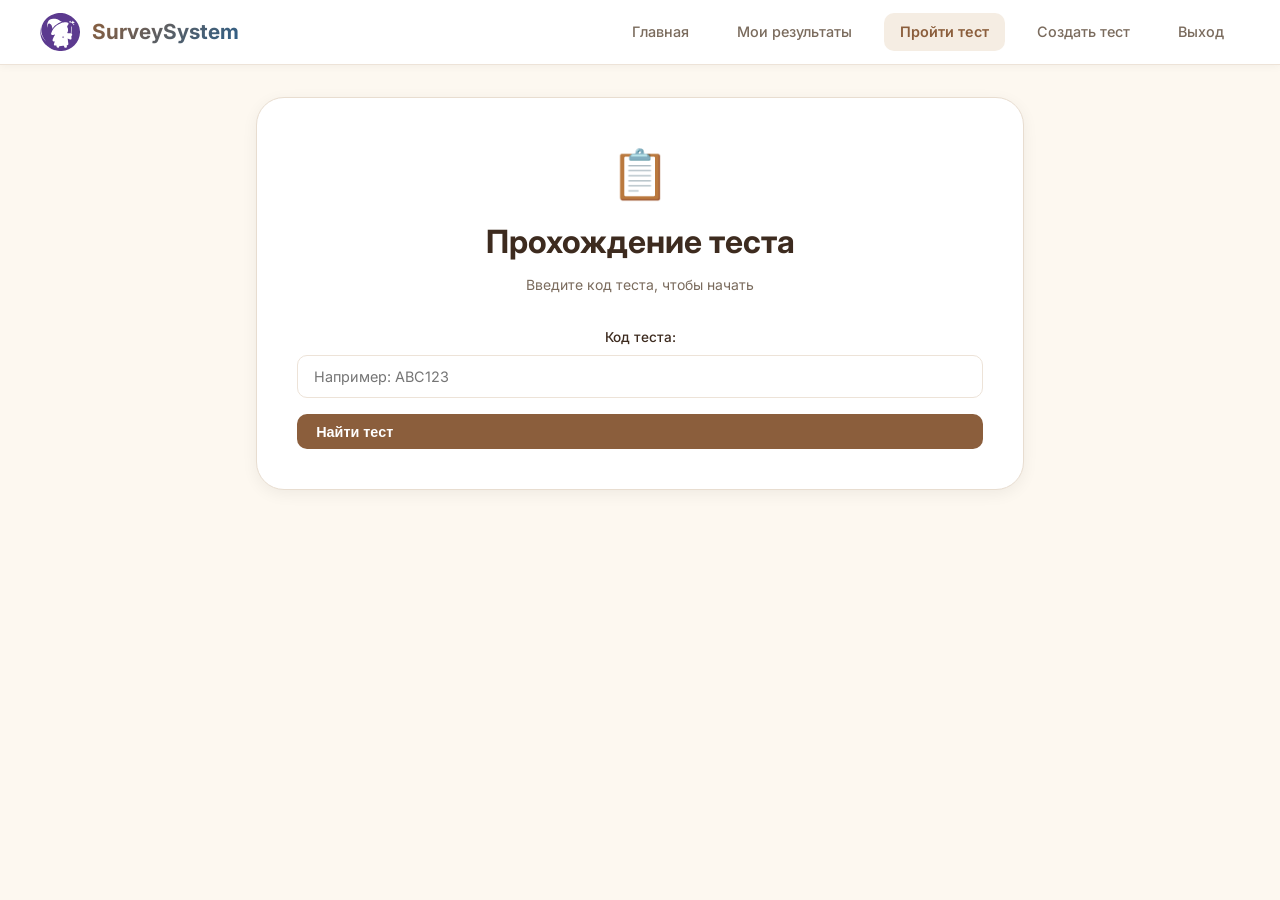
<file: templates/take_test.html>
<!DOCTYPE html>
<html lang="ru">
<head>
    <meta charset="UTF-8">
    <meta name="viewport" content="width=device-width, initial-scale=1.0">
    <title>Прохождение теста - SurveySystem</title>
    <link rel="stylesheet" href="/static/style.css">
    <link href="https://fonts.googleapis.com/css2?family=Inter:wght@400;500;600;700;800&display=swap" rel="stylesheet">
    <style>
        .option-radio, .option-checkbox {
            display: flex;
            align-items: center;
            gap: 0.5rem;
            cursor: pointer;
            padding: 0.5rem;
            border-radius: 10px;
            transition: background 0.2s;
        }
        .option-radio:hover, .option-checkbox:hover {
            background: #F5EDE3;
        }
        .text-answer {
            width: 100%;
            padding: 0.75rem;
            border: 1px solid #EDE3D8;
            border-radius: 10px;
            font-family: inherit;
            resize: vertical;
        }
        .logo-link {
            display: flex;
            align-items: center;
            gap: 12px;
            text-decoration: none;
        }
        .logo-link:hover {
            opacity: 0.85;
        }
        .logo-img {
            height: 38px;
            width: auto;
            display: block;
            object-fit: contain;
        }
        .logo-text {
            font-size: 1.3rem;
            font-weight: 700;
            background: linear-gradient(135deg, var(--primary) 0%, var(--secondary) 100%);
            -webkit-background-clip: text;
            background-clip: text;
            color: transparent;
        }
        .search-container .illustration {
            font-size: 3rem;
            margin-bottom: 0.5rem;
        }
        .survey-header h2 {
            font-size: 1.3rem;
            font-weight: 600;
        }
        .btn-primary, .btn-secondary, .submit-btn {
            display: inline-flex;
            align-items: center;
            gap: 0.4rem;
            padding: 0.6rem 1.2rem;
            border-radius: var(--radius-sm);
            font-weight: 600;
            text-decoration: none;
            transition: all 0.2s;
            border: none;
            cursor: pointer;
            font-size: 0.9rem;
        }
        .btn-primary {
            background: var(--primary);
            color: var(--text-light);
        }
        .btn-primary:hover {
            background: var(--primary-dark);
        }
        .btn-secondary {
            background: var(--secondary);
            color: var(--text-light);
        }
        .btn-secondary:hover {
            background: #1E4A6E;
        }
        .submit-btn {
            background: var(--success);
            color: white;
        }
        .submit-btn:hover {
            background: #1B5E20;
        }
        .success-icon {
            font-size: 3rem;
            margin-bottom: 0.5rem;
        }
        .score-display {
            background: var(--success-light);
            color: var(--success);
            padding: 1rem;
            border-radius: var(--radius-md);
            margin: 1.5rem 0;
            font-size: 1.5rem;
            font-weight: 700;
        }
        .step {
            max-width: 800px;
            margin: 2rem auto;
            padding: 0 1rem;
        }
        .search-container {
            background: var(--bg-card);
            border-radius: var(--radius-xl);
            padding: 2.5rem;
            border: 1px solid var(--border-card);
            text-align: center;
            box-shadow: var(--shadow-md);
        }
        .search-container h1 {
            font-size: 2rem;
            font-weight: 700;
            margin-bottom: 0.5rem;
        }
        .search-container p {
            color: var(--text-secondary);
            margin-bottom: 2rem;
        }
        .code-form {
            display: flex;
            flex-direction: column;
            gap: 1rem;
        }
        .code-form .form-group {
            margin-bottom: 0;
        }
        .code-form .form-group label {
            display: block;
            margin-bottom: 0.5rem;
            font-weight: 500;
            color: var(--text-primary);
            font-size: 0.85rem;
        }
        .code-form .form-group input {
            width: 100%;
            padding: 0.75rem 1rem;
            border: 1px solid var(--border-light);
            border-radius: var(--radius-sm);
            font-size: 0.9rem;
            transition: all 0.2s;
            font-family: inherit;
            background: var(--bg-white);
        }
        .code-form .form-group input:focus {
            outline: none;
            border-color: var(--primary);
            box-shadow: 0 0 0 3px rgba(139, 94, 60, 0.1);
        }
        .survey-actions {
            display: flex;
            justify-content: space-between;
            gap: 1rem;
            margin-top: 2rem;
        }
        .survey-actions button {
            flex: 1;
        }
        .success-container {
            max-width: 500px;
            margin: 3rem auto;
            padding: 3rem;
            background: var(--bg-card);
            border-radius: var(--radius-xl);
            border: 1px solid var(--border-card);
            text-align: center;
            box-shadow: var(--shadow-lg);
        }
        .success-container h2 {
            font-size: 1.8rem;
            margin-bottom: 0.5rem;
        }
        .question-item {
            background: var(--bg-card);
            border-radius: var(--radius-md);
            padding: 1.5rem;
            margin-bottom: 1rem;
            border: 1px solid var(--border-card);
        }
        .question-text {
            font-weight: 600;
            font-size: 1rem;
            margin-bottom: 1rem;
            color: var(--text-primary);
        }
        .options-group {
            display: flex;
            flex-direction: column;
            gap: 0.75rem;
        }
        .progress-bar {
            background: var(--border-light);
            height: 8px;
            border-radius: var(--radius-full);
            margin-bottom: 2rem;
            overflow: hidden;
        }
        .progress-fill {
            background: linear-gradient(90deg, var(--primary) 0%, var(--secondary) 100%);
            height: 100%;
            width: 0%;
            transition: width 0.3s ease;
            border-radius: var(--radius-full);
        }
        .message {
            padding: 0.75rem;
            border-radius: var(--radius-sm);
            margin-bottom: 1rem;
            display: none;
            font-size: 0.85rem;
        }
        .message.success {
            background: var(--success-light);
            color: var(--success);
            display: block;
            border-left: 3px solid var(--success);
        }
        .message.error {
            background: var(--error-light);
            color: var(--error);
            display: block;
            border-left: 3px solid var(--error);
        }
        .message.warning {
            background: var(--warning-light);
            color: var(--warning);
            display: block;
            border-left: 3px solid var(--warning);
        }
        .survey-header {
            background: var(--primary-soft);
            padding: 1.5rem;
            border-radius: var(--radius-lg);
            margin-bottom: 1.5rem;
            text-align: center;
            border: 1px solid var(--border-light);
        }
        .navbar {
            display: flex;
            justify-content: space-between;
            align-items: center;
            background: var(--bg-white);
            padding: 0.8rem 2.5rem;
            border-bottom: 1px solid var(--border-light);
            position: sticky;
            top: 0;
            z-index: 100;
            box-shadow: var(--shadow-sm);
        }
        .nav-links {
            display: flex;
            gap: 1rem;
        }
        .nav-links a {
            padding: 0.5rem 1rem;
            text-decoration: none;
            color: var(--text-secondary);
            font-weight: 500;
            font-size: 0.9rem;
            transition: all 0.2s;
            border-radius: var(--radius-sm);
        }
        .nav-links a:hover {
            color: var(--primary);
            background: var(--primary-soft);
        }
        .nav-links a.active {
            color: var(--primary);
            background: var(--primary-soft);
            font-weight: 600;
        }
        @media (max-width: 768px) {
            .navbar {
                flex-direction: column;
                padding: 0.8rem 1rem;
                gap: 0.75rem;
            }
            .nav-links {
                flex-wrap: wrap;
                justify-content: center;
            }
            .survey-actions {
                flex-direction: column;
            }
            .survey-actions button {
                width: 100%;
            }
            .search-container {
                padding: 1.5rem;
            }
            .search-container h1 {
                font-size: 1.5rem;
            }
            .success-container {
                padding: 1.5rem;
                margin: 1rem;
            }
            .step {
                padding: 0 0.75rem;
            }
        }
        @media (max-width: 480px) {
            .logo-img {
                height: 32px;
            }
            .logo-text {
                font-size: 1.1rem;
            }
        }
    </style>
</head>
<body>
    <nav class="navbar">
        <a href="/" class="logo-link">
            <img src="/static/Logo.svg" alt="SurveySystem Logo" class="logo-img" onerror="this.style.display='none'">
            <span class="logo-text">SurveySystem</span>
        </a>
        <div class="nav-links">
            <a href="/">Главная</a>
            <a href="/student_dashboard">Мои результаты</a>
            <a href="/take_test" class="active">Пройти тест</a>
            <a href="/create_test_page">Создать тест</a>
            <a href="#" onclick="logout()">Выход</a>
        </div>
    </nav>

    <div id="code-step" class="step active">
        <div class="search-container">
            <div class="illustration">📋</div>
            <h1>Прохождение теста</h1>
            <p>Введите код теста, чтобы начать</p>
            
            <div class="code-form">
                <div class="form-group">
                    <label for="test-code">Код теста:</label>
                    <input type="text" id="test-code" placeholder="Например: ABC123" required>
                </div>
                <button class="btn btn-primary" onclick="findTest()">Найти тест</button>
            </div>
        </div>
    </div>

    <div id="test-step" class="step" style="display: none;">
        <div class="survey-header">
            <h2 id="display-test-title">Название теста</h2>
        </div>

        <div class="progress-bar">
            <div class="progress-fill" id="progress-fill"></div>
        </div>

        <div id="questions-container"></div>

        <div class="survey-actions">
            <button class="btn btn-secondary" id="prev-btn" onclick="prevQuestion()" style="display: none;">Назад</button>
            <button class="btn btn-primary" id="next-btn" onclick="nextQuestion()">Далее</button>
            <button class="btn btn-primary submit-btn" id="submit-btn" onclick="submitTest()" style="display: none;">Завершить тест</button>
        </div>
    </div>

    <div id="result-step" class="step" style="display: none;">
        <div class="success-container">
            <div class="success-icon">🎉</div>
            <h2>Тест завершен!</h2>
            <div id="score-display"></div>
            <div style="margin-top: 1rem; display: flex; gap: 1rem; justify-content: center; flex-wrap: wrap;">
                <a href="/student_dashboard" class="btn btn-primary">Мои результаты</a>
                <a href="/take_test" class="btn btn-secondary">Другой тест</a>
            </div>
        </div>
    </div>

    <div id="message" class="message"></div>

    <script>
        let currentTest = null;
        let currentQuestionIndex = 0;
        let userAnswers = {};

        const urlParams = new URLSearchParams(window.location.search);
        const codeFromUrl = urlParams.get('code');
        if (codeFromUrl) {
            document.getElementById('test-code').value = codeFromUrl;
            findTest();
        }

        async function findTest() {
            const code = document.getElementById('test-code').value.trim();
            if (!code) {
                showMessage('Введите код теста', 'warning');
                return;
            }

            try {
                const response = await fetch('/api/get_test_by_code', {
                    method: 'POST',
                    headers: { 'Content-Type': 'application/json' },
                    body: JSON.stringify({ code: code })
                });
                
                const data = await response.json();
                
                if (data.error) {
                    showMessage(data.error, 'error');
                    return;
                }
                
                currentTest = data.test;
                document.getElementById('display-test-title').textContent = currentTest.title;
                
                document.getElementById('code-step').style.display = 'none';
                document.getElementById('test-step').style.display = 'block';
                
                loadQuestions();
                showMessage('Тест найден! Удачи!', 'success');
                
            } catch (error) {
                showMessage('Ошибка при поиске теста', 'error');
            }
        }

        function loadQuestions() {
            const container = document.getElementById('questions-container');
            container.innerHTML = '';
            
            currentTest.questions.forEach((question, idx) => {
                const questionDiv = document.createElement('div');
                questionDiv.className = 'question-item fade-in';
                questionDiv.id = `question-${idx}`;
                questionDiv.style.display = idx === 0 ? 'block' : 'none';
                
                questionDiv.innerHTML = `
                    <div class="question-text">
                        <span style="background: #F5EDE3; padding: 0.2rem 0.5rem; border-radius: 20px; font-size: 0.7rem; margin-right: 0.5rem;">
                            ${question.points || 1} балл${(question.points || 1) > 1 ? 'а' : ''}
                        </span>
                        ${escapeHtml(question.question_text)}
                    </div>
                    <div class="options-group" id="options-${idx}">
                        ${renderQuestionOptions(question, idx)}
                    </div>
                `;
                
                container.appendChild(questionDiv);
            });
            
            updateProgress();
            updateButtons();
        }

        function renderQuestionOptions(question, idx) {
            if (question.question_type === 'text') {
                return `<textarea class="text-answer" id="answer-${idx}" rows="3" placeholder="Введите ваш ответ..."></textarea>`;
            }
            
            if (question.question_type === 'choice') {
                let html = '<div style="display: flex; flex-direction: column; gap: 0.5rem;">';
                question.options.forEach(opt => {
                    html += `
                        <label class="option-radio">
                            <input type="radio" name="question-${idx}" value="${escapeHtml(opt)}">
                            <span>${escapeHtml(opt)}</span>
                        </label>
                    `;
                });
                html += '</div>';
                return html;
            }
            
            if (question.question_type === 'checkbox') {
                let html = '<div style="display: flex; flex-direction: column; gap: 0.5rem;">';
                question.options.forEach(opt => {
                    html += `
                        <label class="option-checkbox">
                            <input type="checkbox" name="question-${idx}" value="${escapeHtml(opt)}">
                            <span>${escapeHtml(opt)}</span>
                        </label>
                    `;
                });
                html += '</div>';
                return html;
            }
            
            return '';
        }

        function saveCurrentAnswer() {
            const currentQ = currentTest.questions[currentQuestionIndex];
            let answer = null;
            
            if (currentQ.question_type === 'text') {
                const textarea = document.getElementById(`answer-${currentQuestionIndex}`);
                if (textarea) answer = textarea.value;
            } 
            else if (currentQ.question_type === 'choice') {
                const selected = document.querySelector(`input[name="question-${currentQuestionIndex}"]:checked`);
                if (selected) answer = selected.value;
            } 
            else if (currentQ.question_type === 'checkbox') {
                const selected = document.querySelectorAll(`input[name="question-${currentQuestionIndex}"]:checked`);
                if (selected.length > 0) {
                    answer = Array.from(selected).map(cb => cb.value).join(',');
                }
            }
            
            if (answer !== null && answer !== '') {
                userAnswers[currentTest.questions[currentQuestionIndex].id] = answer;
            }
        }

        function nextQuestion() {
            saveCurrentAnswer();
            
            if (currentQuestionIndex < currentTest.questions.length - 1) {
                document.getElementById(`question-${currentQuestionIndex}`).style.display = 'none';
                currentQuestionIndex++;
                document.getElementById(`question-${currentQuestionIndex}`).style.display = 'block';
                updateProgress();
                updateButtons();
            }
        }

        function prevQuestion() {
            saveCurrentAnswer();
            
            if (currentQuestionIndex > 0) {
                document.getElementById(`question-${currentQuestionIndex}`).style.display = 'none';
                currentQuestionIndex--;
                document.getElementById(`question-${currentQuestionIndex}`).style.display = 'block';
                updateProgress();
                updateButtons();
            }
        }

        function updateProgress() {
            const total = currentTest.questions.length;
            const answered = Object.keys(userAnswers).length;
            const percent = (answered / total) * 100;
            document.getElementById('progress-fill').style.width = `${percent}%`;
        }

        function updateButtons() {
            const prevBtn = document.getElementById('prev-btn');
            const nextBtn = document.getElementById('next-btn');
            const submitBtn = document.getElementById('submit-btn');
            
            prevBtn.style.display = currentQuestionIndex === 0 ? 'none' : 'flex';
            
            if (currentQuestionIndex === currentTest.questions.length - 1) {
                nextBtn.style.display = 'none';
                submitBtn.style.display = 'flex';
            } else {
                nextBtn.style.display = 'flex';
                submitBtn.style.display = 'none';
            }
        }

        async function submitTest() {
            saveCurrentAnswer();
            
            for (let i = 0; i < currentTest.questions.length; i++) {
                const q = currentTest.questions[i];
                if (!userAnswers[q.id]) {
                    showMessage(`Пожалуйста, ответьте на вопрос ${i + 1}`, 'warning');
                    document.getElementById(`question-${currentQuestionIndex}`).style.display = 'none';
                    currentQuestionIndex = i;
                    document.getElementById(`question-${currentQuestionIndex}`).style.display = 'block';
                    updateButtons();
                    return;
                }
            }
            
            try {
                const response = await fetch('/api/submit_test', {
                    method: 'POST',
                    headers: { 'Content-Type': 'application/json' },
                    body: JSON.stringify({
                        test_id: currentTest.id,
                        answers: userAnswers
                    })
                });
                
                const result = await response.json();
                
                if (result.success) {
                    document.getElementById('test-step').style.display = 'none';
                    document.getElementById('result-step').style.display = 'block';
                    
                    let message = result.percentage >= 80 ? 'Отлично!' : 
                                 (result.percentage >= 60 ? 'Хорошо!' : 'Попробуйте еще раз!');
                    
                    document.getElementById('score-display').innerHTML = `
                        <div class="score-display">
                            Результат: ${result.score} / ${result.max_score}
                            <div style="font-size: 1.2rem;">(${result.percentage}%)</div>
                        </div>
                        <div style="margin-top: 1rem;">${message}</div>
                    `;
                } else {
                    showMessage(result.error, 'error');
                }
            } catch (error) {
                showMessage('Ошибка при отправке', 'error');
            }
        }

        function showMessage(text, type) {
            const msgDiv = document.getElementById('message');
            msgDiv.textContent = text;
            msgDiv.className = `message ${type}`;
            msgDiv.style.display = 'block';
            setTimeout(() => {
                msgDiv.style.display = 'none';
            }, 3000);
        }

        function escapeHtml(text) {
            if (!text) return '';
            const div = document.createElement('div');
            div.textContent = text;
            return div.innerHTML;
        }

        async function logout() {
            await fetch('/logout');
            window.location.href = '/';
        }
    </script>
</body>
</html>
</file>
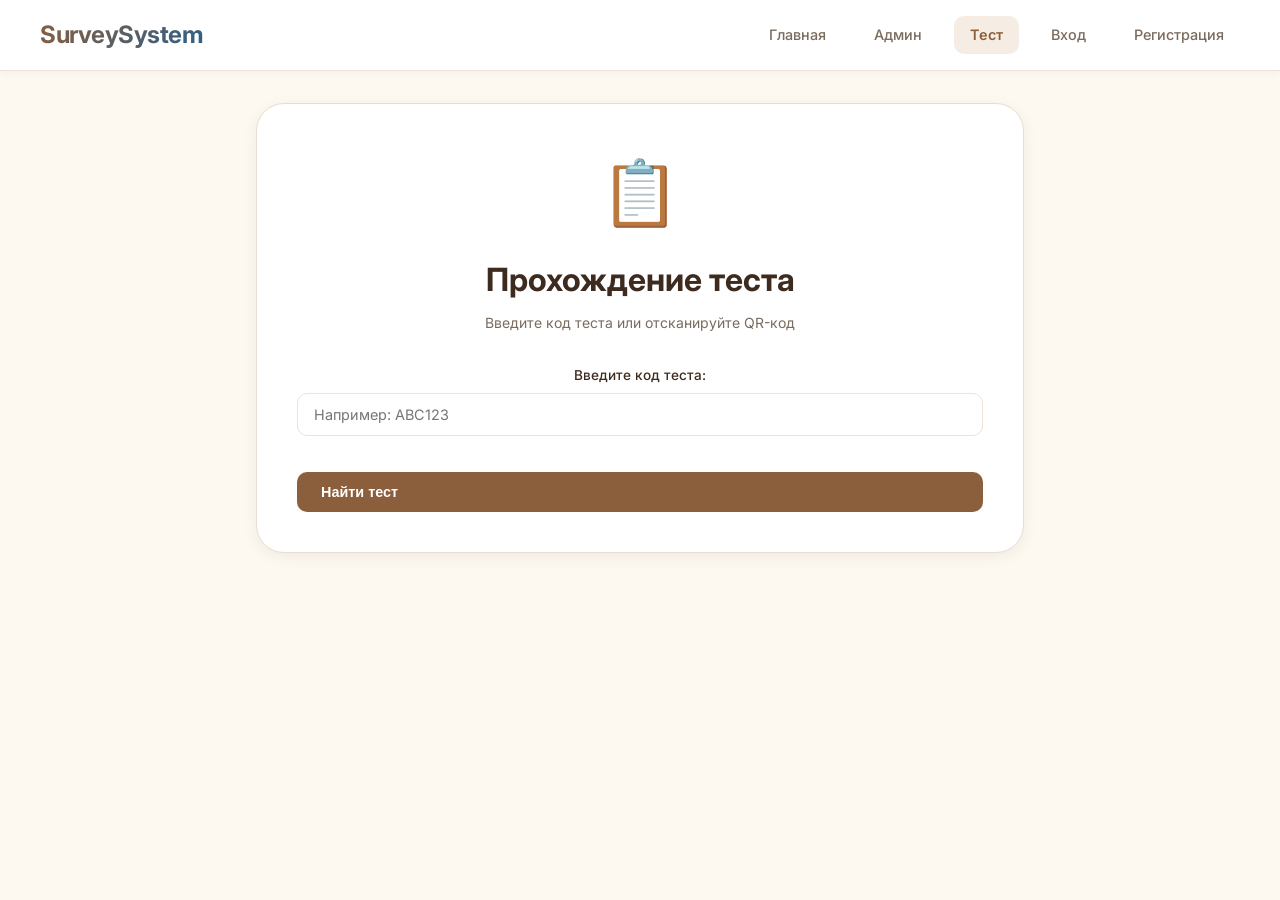
<file: templates/test.html>
<!DOCTYPE html>
<html lang="ru">
<head>
    <meta charset="UTF-8">
    <meta name="viewport" content="width=device-width, initial-scale=1.0">
    <title>Прохождение теста - SurveySystem</title>
    <link rel="stylesheet" href="/static/style.css">
    <link href="https://fonts.googleapis.com/css2?family=Inter:wght@400;500;600;700;800&display=swap" rel="stylesheet">
</head>
<body>
    <nav class="navbar">
        <div class="nav-brand">SurveySystem</div>
        <div class="nav-links">
            <a href="/">Главная</a>
            <a href="/admin">Админ</a>
            <a href="/survey" class="active">Тест</a>
            <a href="/login_page">Вход</a>
            <a href="/register_page">Регистрация</a>
        </div>
    </nav>

    <div id="code-step" class="step active">
        <div class="search-container">
            <div class="illustration">📋</div>
            <h1>Прохождение теста</h1>
            <p>Введите код теста или отсканируйте QR-код</p>
            
            <div class="code-form">
                <div class="form-group">
                    <label for="test-code">Введите код теста:</label>
                    <input type="text" id="test-code" placeholder="Например: ABC123" required>
                </div>
                <button class="btn btn-primary" onclick="findTest()">Найти тест</button>
            </div>
        </div>
    </div>

    <div id="test-step" class="step" style="display: none;">
        <div class="survey-header">
            <h2 id="display-test-title">Название теста</h2>
            <div class="info-message" style="background: var(--warning-light); padding: 0.5rem; border-radius: var(--radius-md); margin-top: 0.5rem; font-size: 0.8rem;">
                ⚡ Результаты этого теста не сохраняются в базу данных
            </div>
        </div>

        <div class="progress-bar">
            <div class="progress-fill" id="progress-fill"></div>
        </div>

        <div id="questions-container"></div>

        <div class="survey-actions">
            <button class="btn btn-secondary" id="prev-btn" onclick="prevQuestion()" style="display: none;">◀ Назад</button>
            <button class="btn btn-primary" id="next-btn" onclick="nextQuestion()">Далее ▶</button>
            <button class="btn btn-primary submit-btn" id="submit-btn" onclick="submitTest()" style="display: none;">✅ Завершить тест</button>
        </div>
    </div>

    <div id="result-step" class="step" style="display: none;">
        <div class="success-container">
            <div class="success-icon">🎉</div>
            <h2>Тест завершен!</h2>
            <div id="score-display"></div>
            <div style="margin-top: 1rem; display: flex; gap: 1rem; justify-content: center;">
                <a href="/survey" class="btn btn-secondary">🔄 Пройти другой тест</a>
                <a href="/" class="btn btn-outline">🏠 На главную</a>
            </div>
        </div>
    </div>

    <div id="message" class="message"></div>

    <script>
        let currentTest = null;
        let currentQuestionIndex = 0;
        let userAnswers = {};

        // Получение кода из URL параметров
        const urlParams = new URLSearchParams(window.location.search);
        const codeFromUrl = urlParams.get('code');
        if (codeFromUrl) {
            document.getElementById('test-code').value = codeFromUrl;
            findTest();
        }

        async function findTest() {
            const code = document.getElementById('test-code').value.trim();
            if (!code) {
                showMessage('Введите код теста', 'warning');
                return;
            }

            try {
                const response = await fetch('/api/get_test_by_code', {
                    method: 'POST',
                    headers: { 'Content-Type': 'application/json' },
                    body: JSON.stringify({ code: code })
                });
                
                const data = await response.json();
                
                if (data.error) {
                    showMessage(data.error, 'error');
                    return;
                }
                
                currentTest = data.test;
                document.getElementById('display-test-title').textContent = currentTest.title;
                
                document.getElementById('code-step').style.display = 'none';
                document.getElementById('test-step').style.display = 'block';
                
                loadQuestions();
                showMessage('Тест найден! Удачи! 🍀', 'success');
                
            } catch (error) {
                showMessage('Ошибка при поиске теста', 'error');
            }
        }

        function loadQuestions() {
            const container = document.getElementById('questions-container');
            container.innerHTML = '';
            
            currentTest.questions.forEach((question, idx) => {
                const questionDiv = document.createElement('div');
                questionDiv.className = 'question-item fade-in';
                questionDiv.id = `question-${idx}`;
                questionDiv.style.display = idx === 0 ? 'block' : 'none';
                
                questionDiv.innerHTML = `
                    <div class="question-text">
                        <span style="background: var(--primary-soft); padding: 0.2rem 0.5rem; border-radius: var(--radius-full); font-size: 0.7rem; margin-right: 0.5rem;">
                            ${question.points || 1} балл${(question.points || 1) > 1 ? 'а' : ''}
                        </span>
                        ${escapeHtml(question.question_text)}
                    </div>
                    <div class="options-group" id="options-${idx}">
                        ${renderQuestionOptions(question, idx)}
                    </div>
                `;
                
                container.appendChild(questionDiv);
            });
            
            updateProgress();
        }

        function renderQuestionOptions(question, idx) {
            if (question.question_type === 'text') {
                return `<textarea class="text-answer" id="answer-${idx}" rows="3" placeholder="Введите ваш ответ..."></textarea>`;
            }
            
            if (question.question_type === 'choice') {
                return question.options.map(opt => `
                    <label class="option-radio">
                        <input type="radio" name="question-${idx}" value="${escapeHtml(opt)}">
                        <span>${escapeHtml(opt)}</span>
                    </label>
                `).join('');
            }
            
            if (question.question_type === 'checkbox') {
                return question.options.map(opt => `
                    <label class="option-checkbox">
                        <input type="checkbox" name="question-${idx}" value="${escapeHtml(opt)}">
                        <span>${escapeHtml(opt)}</span>
                    </label>
                `).join('');
            }
            
            return '';
        }

        function saveCurrentAnswer() {
            const currentQ = currentTest.questions[currentQuestionIndex];
            let answer = null;
            
            if (currentQ.question_type === 'text') {
                const textarea = document.getElementById(`answer-${currentQuestionIndex}`);
                if (textarea) answer = textarea.value;
            } 
            else if (currentQ.question_type === 'choice') {
                const selected = document.querySelector(`input[name="question-${currentQuestionIndex}"]:checked`);
                if (selected) answer = selected.value;
            } 
            else if (currentQ.question_type === 'checkbox') {
                const selected = document.querySelectorAll(`input[name="question-${currentQuestionIndex}"]:checked`);
                if (selected.length > 0) {
                    answer = Array.from(selected).map(cb => cb.value).join(',');
                }
            }
            
            if (answer !== null && answer !== '') {
                userAnswers[currentTest.questions[currentQuestionIndex].id] = answer;
            }
        }

        function nextQuestion() {
            saveCurrentAnswer();
            
            if (currentQuestionIndex < currentTest.questions.length - 1) {
                document.getElementById(`question-${currentQuestionIndex}`).style.display = 'none';
                currentQuestionIndex++;
                document.getElementById(`question-${currentQuestionIndex}`).style.display = 'block';
                updateProgress();
                updateButtons();
            }
        }

        function prevQuestion() {
            saveCurrentAnswer();
            
            if (currentQuestionIndex > 0) {
                document.getElementById(`question-${currentQuestionIndex}`).style.display = 'none';
                currentQuestionIndex--;
                document.getElementById(`question-${currentQuestionIndex}`).style.display = 'block';
                updateProgress();
                updateButtons();
            }
        }

        function updateProgress() {
            const total = currentTest.questions.length;
            const answered = Object.keys(userAnswers).length;
            const percent = (answered / total) * 100;
            document.getElementById('progress-fill').style.width = `${percent}%`;
        }

        function updateButtons() {
            const prevBtn = document.getElementById('prev-btn');
            const nextBtn = document.getElementById('next-btn');
            const submitBtn = document.getElementById('submit-btn');
            
            if (currentQuestionIndex === 0) {
                prevBtn.style.display = 'none';
            } else {
                prevBtn.style.display = 'flex';
            }
            
            if (currentQuestionIndex === currentTest.questions.length - 1) {
                nextBtn.style.display = 'none';
                submitBtn.style.display = 'flex';
            } else {
                nextBtn.style.display = 'flex';
                submitBtn.style.display = 'none';
            }
        }

        async function submitTest() {
            saveCurrentAnswer();
            
            // Проверка обязательных вопросов
            for (let i = 0; i < currentTest.questions.length; i++) {
                const q = currentTest.questions[i];
                if (!userAnswers[q.id] && q.question_type !== 'text') {
                    showMessage(`Пожалуйста, ответьте на вопрос: ${q.question_text}`, 'warning');
                    document.getElementById(`question-${currentQuestionIndex}`).style.display = 'none';
                    currentQuestionIndex = i;
                    document.getElementById(`question-${currentQuestionIndex}`).style.display = 'block';
                    updateButtons();
                    return;
                }
            }
            
            try {
                const response = await fetch('/api/submit_test', {
                    method: 'POST',
                    headers: { 'Content-Type': 'application/json' },
                    body: JSON.stringify({
                        survey_id: currentTest.id,
                        answers: userAnswers
                    })
                });
                
                const result = await response.json();
                
                if (result.success) {
                    document.getElementById('test-step').style.display = 'none';
                    document.getElementById('result-step').style.display = 'block';
                    
                    const totalPoints = currentTest.questions.reduce((sum, q) => sum + (q.points || 1), 0);
                    document.getElementById('score-display').innerHTML = `
                        <div class="score-display">
                            🎯 Ваш результат: ${result.score} / ${totalPoints}
                        </div>
                        <div style="margin-top: 0.5rem; font-size: 0.9rem; color: var(--text-secondary);">
                            ${result.score === totalPoints ? '🏆 Отлично! Все ответы верны!' : 
                              result.score >= totalPoints/2 ? '👍 Хороший результат!' : 
                              '📚 Попробуйте пройти тест еще раз!'}
                        </div>
                    `;
                } else {
                    showMessage(result.error, 'error');
                }
            } catch (error) {
                showMessage('Ошибка при отправке', 'error');
            }
        }

        function showMessage(text, type) {
            const msgDiv = document.getElementById('message');
            msgDiv.textContent = text;
            msgDiv.className = `message ${type}`;
            msgDiv.style.display = 'block';
            setTimeout(() => {
                msgDiv.style.display = 'none';
            }, 3000);
        }

        function escapeHtml(text) {
            if (!text) return '';
            const div = document.createElement('div');
            div.textContent = text;
            return div.innerHTML;
        }
    </script>
</body>
</html>
</file>
<file: static/style.css>
:root {
    --bg-page: #FDF8F0;
    --bg-white: #FFFFFF;
    --bg-card: #FFFFFF;
    
    --primary: #8B5E3C;
    --primary-dark: #6B4226;
    --primary-light: #E8D5B7;
    --primary-soft: #F5EDE3;
    
    --secondary: #2C5F8A;
    --secondary-light: #E8F0F7;
    
    --success: #2E7D32;
    --success-light: #E8F5E9;
    --error: #C62828;
    --error-light: #FFEBEE;
    --warning: #F57C00;
    --warning-light: #FFF3E0;
    
    --text-primary: #3D2B1F;
    --text-secondary: #7A6B5D;
    --text-muted: #B8A99A;
    --text-light: #FFFFFF;
    
    --border-light: #EDE3D8;
    --border-card: #E8DDD0;
    --shadow-sm: 0 2px 8px rgba(0,0,0,0.04);
    --shadow-md: 0 4px 16px rgba(0,0,0,0.06);
    --shadow-lg: 0 8px 32px rgba(0,0,0,0.08);
    --shadow-hover: 0 12px 40px rgba(0,0,0,0.1);
    
    --radius-sm: 10px;
    --radius-md: 14px;
    --radius-lg: 20px;
    --radius-xl: 28px;
    --radius-full: 9999px;
}

* {
    margin: 0;
    padding: 0;
    box-sizing: border-box;
}

body {
    font-family: 'Inter', -apple-system, BlinkMacSystemFont, 'Segoe UI', sans-serif;
    background: var(--bg-page);
    color: var(--text-primary);
    line-height: 1.5;
    font-size: 14px;
    min-height: 100vh;
}

.navbar {
    background: var(--bg-white);
    padding: 1rem 2.5rem;
    display: flex;
    justify-content: space-between;
    align-items: center;
    border-bottom: 1px solid var(--border-light);
    position: sticky;
    top: 0;
    z-index: 100;
    box-shadow: var(--shadow-sm);
}

.nav-brand {
    font-size: 1.5rem;
    font-weight: 700;
    background: linear-gradient(135deg, var(--primary) 0%, var(--secondary) 100%);
    -webkit-background-clip: text;
    background-clip: text;
    color: transparent;
    letter-spacing: -0.5px;
}

.nav-links {
    display: flex;
    gap: 1rem;
}

.nav-links a {
    padding: 0.5rem 1rem;
    text-decoration: none;
    color: var(--text-secondary);
    font-weight: 500;
    font-size: 0.9rem;
    transition: all 0.2s;
    border-radius: var(--radius-sm);
}

.nav-links a:hover {
    color: var(--primary);
    background: var(--primary-soft);
}

.nav-links a.active {
    color: var(--primary);
    background: var(--primary-soft);
    font-weight: 600;
}

.hero-section {
    display: grid;
    grid-template-columns: 1fr 0.8fr;
    gap: 3rem;
    padding: 3rem 4rem;
    align-items: center;
    max-width: 1400px;
    margin: 0 auto;
}

.hero-content h1 {
    font-size: 3rem;
    font-weight: 800;
    line-height: 1.2;
    margin-bottom: 1rem;
    color: var(--text-primary);
}

.hero-content .highlight {
    background: linear-gradient(135deg, var(--primary) 0%, var(--secondary) 100%);
    -webkit-background-clip: text;
    background-clip: text;
    color: transparent;
}

.hero-content p {
    font-size: 1.1rem;
    color: var(--text-secondary);
    margin-bottom: 2rem;
}

.hero-buttons {
    display: flex;
    gap: 1rem;
}

.hero-illustration {
    background: linear-gradient(135deg, var(--primary-soft) 0%, #FFF8F0 100%);
    border-radius: var(--radius-xl);
    padding: 2rem;
    text-align: center;
    border: 1px solid var(--border-card);
}

.hero-illustration .illustration-box {
    font-size: 4rem;
    margin-bottom: 1rem;
}

.btn {
    display: inline-flex;
    align-items: center;
    gap: 0.5rem;
    padding: 0.75rem 1.5rem;
    border-radius: var(--radius-sm);
    font-weight: 600;
    text-decoration: none;
    transition: all 0.2s;
    border: none;
    cursor: pointer;
    font-size: 0.9rem;
}

.btn-primary {
    background: var(--primary);
    color: var(--text-light);
}

.btn-primary:hover {
    background: var(--primary-dark);
    transform: translateY(-2px);
    box-shadow: var(--shadow-md);
}

.btn-secondary {
    background: var(--secondary);
    color: var(--text-light);
}

.btn-secondary:hover {
    background: #1E4A6E;
    transform: translateY(-2px);
    box-shadow: var(--shadow-md);
}

.btn-outline {
    background: transparent;
    border: 1px solid var(--border-light);
    color: var(--text-primary);
}

.btn-outline:hover {
    border-color: var(--primary);
    color: var(--primary);
    background: var(--primary-soft);
}

.btn-add {
    background: var(--primary-soft);
    color: var(--primary);
    border: none;
    padding: 0.6rem 1.2rem;
}

.btn-add:hover {
    background: var(--primary-light);
}

.btn-remove {
    background: transparent;
    border: 1px solid var(--error-light);
    color: var(--error);
    padding: 0.4rem 1rem;
}

.btn-remove:hover {
    background: var(--error-light);
}

.features-section {
    display: grid;
    grid-template-columns: repeat(auto-fit, minmax(300px, 1fr));
    gap: 2rem;
    padding: 3rem 4rem;
    max-width: 1400px;
    margin: 0 auto;
}

.feature-card {
    background: var(--bg-card);
    padding: 2rem;
    border-radius: var(--radius-lg);
    border: 1px solid var(--border-card);
    transition: all 0.3s;
    text-align: center;
}

.feature-card:hover {
    transform: translateY(-5px);
    box-shadow: var(--shadow-hover);
    border-color: var(--primary-light);
}

.feature-icon {
    font-size: 2.5rem;
    margin-bottom: 1rem;
}

.feature-card h3 {
    font-size: 1.2rem;
    margin-bottom: 0.5rem;
    font-weight: 600;
}

.feature-card p {
    color: var(--text-secondary);
    font-size: 0.85rem;
}

.stats-banner {
    display: grid;
    grid-template-columns: repeat(3, 1fr);
    gap: 2rem;
    padding: 2rem 4rem;
    background: var(--primary-soft);
    border-top: 1px solid var(--border-light);
    border-bottom: 1px solid var(--border-light);
    max-width: 1400px;
    margin: 0 auto;
}

.stat-item {
    text-align: center;
}

.stat-number {
    font-size: 2.5rem;
    font-weight: 800;
    color: var(--primary);
    margin-bottom: 0.25rem;
}

.stat-label {
    color: var(--text-secondary);
    font-size: 0.85rem;
}

.admin-header {
    text-align: center;
    padding: 2rem;
    background: var(--bg-white);
    border-bottom: 1px solid var(--border-light);
    margin-bottom: 2rem;
}

.admin-header h1 {
    font-size: 2rem;
    font-weight: 700;
    color: var(--text-primary);
}

.admin-header p {
    color: var(--text-secondary);
    margin-top: 0.5rem;
}

.tabs {
    display: flex;
    gap: 1rem;
    padding: 0 2rem;
    margin-bottom: 2rem;
    flex-wrap: wrap;
}

.tab-btn {
    display: flex;
    align-items: center;
    gap: 0.5rem;
    padding: 0.75rem 1.5rem;
    background: var(--bg-white);
    border: 1px solid var(--border-light);
    border-radius: var(--radius-sm);
    cursor: pointer;
    font-weight: 600;
    transition: all 0.2s;
    font-family: inherit;
    font-size: 0.9rem;
    color: var(--text-secondary);
}

.tab-btn:hover {
    border-color: var(--primary);
    color: var(--primary);
}

.tab-btn.active {
    background: var(--primary);
    color: var(--text-light);
    border-color: var(--primary);
}

.tab-content {
    display: none;
}

.tab-content.active {
    display: block;
}

.card {
    background: var(--bg-card);
    border-radius: var(--radius-lg);
    padding: 2rem;
    margin: 0 2rem 2rem;
    border: 1px solid var(--border-card);
    box-shadow: var(--shadow-sm);
}

.card-header {
    margin-bottom: 1.5rem;
    padding-bottom: 1rem;
    border-bottom: 1px solid var(--border-light);
    display: flex;
    justify-content: space-between;
    align-items: center;
    flex-wrap: wrap;
    gap: 1rem;
}

.card-header h2 {
    font-size: 1.3rem;
    font-weight: 600;
    color: var(--text-primary);
}

.form-group {
    margin-bottom: 1.25rem;
}

.form-group label {
    display: block;
    margin-bottom: 0.5rem;
    font-weight: 500;
    color: var(--text-primary);
    font-size: 0.85rem;
}

.form-group input,
.form-group textarea,
.form-group select {
    width: 100%;
    padding: 0.75rem 1rem;
    border: 1px solid var(--border-light);
    border-radius: var(--radius-sm);
    font-size: 0.9rem;
    transition: all 0.2s;
    font-family: inherit;
    background: var(--bg-white);
}

.form-group input:focus,
.form-group textarea:focus,
.form-group select:focus {
    outline: none;
    border-color: var(--primary);
    box-shadow: 0 0 0 3px rgba(139, 94, 60, 0.1);
}

.form-group small {
    display: block;
    margin-top: 0.25rem;
    color: var(--text-muted);
    font-size: 0.7rem;
}

.form-row {
    display: grid;
    grid-template-columns: 1fr 1fr;
    gap: 1rem;
}

.checkbox-label {
    display: flex;
    align-items: center;
    gap: 0.5rem;
    cursor: pointer;
}

.checkbox-label input {
    width: auto;
}

.question-block {
    background: var(--primary-soft);
    padding: 1.5rem;
    border-radius: var(--radius-md);
    margin-bottom: 1.25rem;
    border: 1px solid var(--border-light);
    transition: all 0.2s;
}

.question-block:hover {
    border-color: var(--primary-light);
    box-shadow: var(--shadow-sm);
}

.question-header {
    display: flex;
    justify-content: space-between;
    align-items: center;
    margin-bottom: 1rem;
    padding-bottom: 0.75rem;
    border-bottom: 1px solid var(--border-light);
}

.question-number-badge {
    font-weight: 600;
    color: var(--primary);
    font-size: 0.85rem;
    background: var(--bg-white);
    padding: 0.25rem 0.75rem;
    border-radius: var(--radius-full);
}

.option-item {
    display: flex;
    gap: 0.75rem;
    align-items: center;
    margin-bottom: 0.75rem;
    background: var(--bg-white);
    padding: 0.5rem;
    border-radius: var(--radius-sm);
}

.option-item input[type="text"] {
    flex: 1;
}

.option-item label {
    display: flex;
    align-items: center;
    gap: 0.25rem;
    font-size: 0.75rem;
    white-space: nowrap;
}

.options-list {
    margin-top: 0.5rem;
}

.step {
    max-width: 800px;
    margin: 2rem auto;
    padding: 0 1rem;
}

.search-container {
    background: var(--bg-card);
    border-radius: var(--radius-xl);
    padding: 2.5rem;
    border: 1px solid var(--border-card);
    text-align: center;
    box-shadow: var(--shadow-md);
}

.search-container .illustration {
    font-size: 4rem;
    margin-bottom: 1rem;
}

.search-container h1 {
    font-size: 2rem;
    font-weight: 700;
    margin-bottom: 0.5rem;
}

.search-container p {
    color: var(--text-secondary);
    margin-bottom: 2rem;
}

.code-form {
    display: flex;
    flex-direction: column;
    gap: 1rem;
}

.survey-header {
    background: var(--primary-soft);
    padding: 1.5rem;
    border-radius: var(--radius-lg);
    margin-bottom: 1.5rem;
    text-align: center;
    border: 1px solid var(--border-light);
}

.survey-header h2 {
    font-size: 1.5rem;
    font-weight: 600;
    color: var(--text-primary);
}

.progress-bar {
    background: var(--border-light);
    height: 8px;
    border-radius: var(--radius-full);
    margin-bottom: 2rem;
    overflow: hidden;
}

.progress-fill {
    background: linear-gradient(90deg, var(--primary) 0%, var(--secondary) 100%);
    height: 100%;
    width: 0%;
    transition: width 0.3s ease;
    border-radius: var(--radius-full);
}

.question-item {
    background: var(--bg-card);
    border-radius: var(--radius-md);
    padding: 1.5rem;
    margin-bottom: 1rem;
    border: 1px solid var(--border-card);
}

.question-text {
    font-weight: 600;
    font-size: 1rem;
    margin-bottom: 1rem;
    color: var(--text-primary);
}

.options-group {
    display: flex;
    flex-direction: column;
    gap: 0.75rem;
}

.option-radio,
.option-checkbox {
    display: flex;
    align-items: center;
    gap: 0.5rem;
    cursor: pointer;
    padding: 0.5rem;
    border-radius: var(--radius-sm);
    transition: background 0.2s;
}

.option-radio:hover,
.option-checkbox:hover {
    background: var(--primary-soft);
}

.option-radio input,
.option-checkbox input {
    width: 18px;
    height: 18px;
    cursor: pointer;
    accent-color: var(--primary);
}

.text-answer {
    width: 100%;
    padding: 0.75rem;
    border: 1px solid var(--border-light);
    border-radius: var(--radius-sm);
    font-family: inherit;
    resize: vertical;
}

.text-answer:focus {
    outline: none;
    border-color: var(--primary);
}

.survey-actions {
    display: flex;
    justify-content: space-between;
    gap: 1rem;
    margin-top: 2rem;
}

.survey-actions button {
    flex: 1;
}

.submit-btn {
    background: var(--success);
    color: white;
}

.submit-btn:hover {
    background: #1B5E20;
}

.success-container {
    max-width: 500px;
    margin: 3rem auto;
    padding: 3rem;
    background: var(--bg-card);
    border-radius: var(--radius-xl);
    border: 1px solid var(--border-card);
    text-align: center;
    box-shadow: var(--shadow-lg);
}

.success-icon {
    font-size: 4rem;
    margin-bottom: 1rem;
}

.success-container h2 {
    font-size: 1.8rem;
    margin-bottom: 0.5rem;
}

.score-display {
    background: var(--success-light);
    color: var(--success);
    padding: 1rem;
    border-radius: var(--radius-md);
    margin: 1.5rem 0;
    font-size: 1.5rem;
    font-weight: 700;
}

.auth-container {
    max-width: 450px;
    margin: 3rem auto;
    padding: 2rem;
    background: var(--bg-card);
    border-radius: var(--radius-lg);
    border: 1px solid var(--border-card);
    box-shadow: var(--shadow-md);
}

.auth-container h1 {
    font-size: 1.8rem;
    font-weight: 700;
    text-align: center;
    margin-bottom: 1.5rem;
    background: linear-gradient(135deg, var(--primary) 0%, var(--secondary) 100%);
    -webkit-background-clip: text;
    background-clip: text;
    color: transparent;
}

.auth-tabs {
    display: flex;
    gap: 0.5rem;
    margin-bottom: 1.5rem;
}

.auth-tab {
    flex: 1;
    padding: 0.75rem;
    background: transparent;
    border: 1px solid var(--border-light);
    border-radius: var(--radius-sm);
    cursor: pointer;
    font-weight: 500;
    font-family: inherit;
    transition: all 0.2s;
}

.auth-tab:hover {
    border-color: var(--primary);
}

.auth-tab.active {
    background: var(--primary);
    color: var(--text-light);
    border-color: var(--primary);
}

.auth-footer {
    text-align: center;
    margin-top: 1.5rem;
    padding-top: 1rem;
    border-top: 1px solid var(--border-light);
}

.auth-footer a {
    color: var(--primary);
    text-decoration: none;
    font-weight: 500;
}

.auth-footer a:hover {
    text-decoration: underline;
}

.message {
    padding: 0.75rem;
    border-radius: var(--radius-sm);
    margin-bottom: 1rem;
    display: none;
    font-size: 0.85rem;
}

.message.success {
    background: var(--success-light);
    color: var(--success);
    display: block;
    border-left: 3px solid var(--success);
}

.message.error {
    background: var(--error-light);
    color: var(--error);
    display: block;
    border-left: 3px solid var(--error);
}

.message.warning {
    background: var(--warning-light);
    color: var(--warning);
    display: block;
    border-left: 3px solid var(--warning);
}

.results-table {
    width: 100%;
    border-collapse: collapse;
}

.results-table th,
.results-table td {
    padding: 0.75rem;
    text-align: left;
    border-bottom: 1px solid var(--border-light);
}

.results-table th {
    font-weight: 600;
    color: var(--text-primary);
    background: var(--primary-soft);
}

.results-table tr:hover {
    background: var(--primary-soft);
}

.error-page {
    text-align: center;
    padding: 4rem 2rem;
    max-width: 500px;
    margin: 0 auto;
}

.error-code {
    font-size: 6rem;
    font-weight: 800;
    background: linear-gradient(135deg, var(--primary) 0%, var(--secondary) 100%);
    -webkit-background-clip: text;
    background-clip: text;
    color: transparent;
}

.error-icon {
    font-size: 4rem;
    margin: 1rem 0;
}

.error-actions {
    display: flex;
    gap: 1rem;
    justify-content: center;
    margin-top: 2rem;
    flex-wrap: wrap;
}

@keyframes fadeIn {
    from {
        opacity: 0;
        transform: translateY(10px);
    }
    to {
        opacity: 1;
        transform: translateY(0);
    }
}

.fade-in {
    animation: fadeIn 0.3s ease;
}

@media (max-width: 768px) {
    .hero-section {
        grid-template-columns: 1fr;
        padding: 2rem;
        text-align: center;
    }
    
    .hero-content h1 {
        font-size: 2rem;
    }
    
    .hero-buttons {
        justify-content: center;
    }
    
    .features-section {
        padding: 2rem;
    }
    
    .stats-banner {
        grid-template-columns: 1fr;
        gap: 1rem;
        padding: 1.5rem;
    }
    
    .navbar {
        flex-direction: column;
        gap: 0.75rem;
        padding: 1rem;
    }
    
    .card {
        margin: 0 1rem 1rem;
        padding: 1.25rem;
    }
    
    .tabs {
        padding: 0 1rem;
    }
    
    .survey-actions {
        flex-direction: column;
    }
    
    .btn {
        justify-content: center;
    }
    
    .form-row {
        grid-template-columns: 1fr;
    }
    
    .search-container {
        padding: 1.5rem;
    }
    
    .search-container h1 {
        font-size: 1.5rem;
    }
}
/* ===== ОБЛАЧКО С ПЕРСОНАЖЕМ ===== */
.speech-cloud {
    position: relative;
    background: white;
    border-radius: 30px;
    padding: 20px 25px;
    margin: 20px 0;
    box-shadow: 0 10px 30px rgba(0,0,0,0.1);
    border: 1px solid #E8DDD0;
    max-width: 300px;
}

.speech-cloud::before {
    content: '';
    position: absolute;
    bottom: -15px;
    left: 30px;
    border-width: 15px 15px 0 0;
    border-style: solid;
    border-color: white transparent transparent transparent;
    filter: drop-shadow(2px 2px 2px rgba(0,0,0,0.05));
}

.speech-cloud::after {
    content: '';
    position: absolute;
    bottom: -16px;
    left: 28px;
    border-width: 16px 16px 0 0;
    border-style: solid;
    border-color: #E8DDD0 transparent transparent transparent;
    z-index: -1;
}

.speech-cloud .cloud-text {
    font-size: 0.9rem;
    color: #3D2B1F;
    line-height: 1.4;
    margin: 0;
}

.speech-cloud .cloud-title {
    font-weight: 700;
    color: #8B5E3C;
    margin-bottom: 5px;
    font-size: 0.85rem;
}

/* Облачко снизу (как на картинке) */
.speech-cloud-bottom {
    position: relative;
    background: white;
    border-radius: 30px;
    padding: 15px 20px;
    box-shadow: 0 5px 20px rgba(0,0,0,0.08);
    border: 1px solid #E8DDD0;
}

.speech-cloud-bottom::before {
    content: '';
    position: absolute;
    bottom: -12px;
    left: 20px;
    border-width: 12px 12px 0 0;
    border-style: solid;
    border-color: white transparent transparent transparent;
}

.speech-cloud-bottom::after {
    content: '';
    position: absolute;
    bottom: -13px;
    left: 19px;
    border-width: 13px 13px 0 0;
    border-style: solid;
    border-color: #E8DDD0 transparent transparent transparent;
    z-index: -1;
}

/* Облачко с хвостиком слева */
.speech-cloud-left {
    position: relative;
    background: white;
    border-radius: 30px;
    padding: 15px 20px;
    box-shadow: 0 5px 20px rgba(0,0,0,0.08);
    border: 1px solid #E8DDD0;
}

.speech-cloud-left::before {
    content: '';
    position: absolute;
    bottom: 15px;
    left: -12px;
    border-width: 12px 12px 0 0;
    border-style: solid;
    border-color: white transparent transparent transparent;
    transform: rotate(-90deg);
}

.speech-cloud-left::after {
    content: '';
    position: absolute;
    bottom: 14px;
    left: -13px;
    border-width: 13px 13px 0 0;
    border-style: solid;
    border-color: #E8DDD0 transparent transparent transparent;
    transform: rotate(-90deg);
    z-index: -1;
}

/* Облачко с хвостиком справа */
.speech-cloud-right {
    position: relative;
    background: white;
    border-radius: 30px;
    padding: 15px 20px;
    box-shadow: 0 5px 20px rgba(0,0,0,0.08);
    border: 1px solid #E8DDD0;
}

.speech-cloud-right::before {
    content: '';
    position: absolute;
    bottom: 15px;
    right: -12px;
    border-width: 12px 12px 0 0;
    border-style: solid;
    border-color: white transparent transparent transparent;
    transform: rotate(90deg);
}

.speech-cloud-right::after {
    content: '';
    position: absolute;
    bottom: 14px;
    right: -13px;
    border-width: 13px 13px 0 0;
    border-style: solid;
    border-color: #E8DDD0 transparent transparent transparent;
    transform: rotate(90deg);
    z-index: -1;
}

/* Анимированное облачко */
@keyframes cloudFloat {
    0%, 100% {
        transform: translateY(0);
    }
    50% {
        transform: translateY(-5px);
    }
}

.cloud-float {
    animation: cloudFloat 3s ease infinite;
}

/* Облачко с градиентом */
.speech-cloud-gradient {
    background: linear-gradient(135deg, #FFF8F0 0%, #FFFFFF 100%);
    border: none;
}

/* Маленькое облачко */
.speech-cloud-small {
    padding: 8px 15px;
    font-size: 0.75rem;
    border-radius: 20px;
}

.speech-cloud-small::before {
    border-width: 8px 8px 0 0;
    bottom: -8px;
}

/* Большое облачко */
.speech-cloud-large {
    padding: 25px 35px;
    border-radius: 40px;
    max-width: 400px;
}

.speech-cloud-large::before {
    border-width: 20px 20px 0 0;
    bottom: -20px;
    left: 40px;
}

/* Облачко с иконкой */
.cloud-with-icon {
    display: flex;
    align-items: center;
    gap: 12px;
}

.cloud-with-icon .cloud-icon {
    font-size: 2rem;
}

/* ===== КОМБО ПЕРСОНАЖ + ОБЛАЧКО ===== */
.mascot-with-cloud {
    display: inline-flex;
    align-items: flex-end;
    gap: 5px;
}

.mascot-with-cloud .mascot-icon {
    width: 50px;
    height: 50px;
}

.mascot-with-cloud .speech-cloud {
    margin: 0;
    padding: 10px 18px;
}

.mascot-with-cloud .speech-cloud::before {
    left: -12px;
    bottom: 15px;
    border-width: 0 0 12px 12px;
    border-color: transparent transparent white transparent;
    transform: rotate(45deg);
}

/* ===== МОБИЛЬНАЯ АДАПТАЦИЯ ===== */

/* Планшеты и маленькие ноутбуки */
@media (max-width: 1024px) {
    .hero-section {
        padding: 2rem;
        gap: 2rem;
    }
    
    .hero-content h1 {
        font-size: 2.5rem;
    }
    
    .features-section {
        padding: 2rem;
    }
    
    .card {
        margin: 0 1rem 1rem;
        padding: 1.5rem;
    }
}

/* Телефоны (до 768px) */
@media (max-width: 768px) {
    /* Навигация */
    .navbar {
        flex-direction: column;
        padding: 0.75rem;
        gap: 0.75rem;
    }
    
    .nav-brand {
        font-size: 1.2rem;
    }
    
    .nav-links {
        flex-wrap: wrap;
        justify-content: center;
        gap: 0.5rem;
    }
    
    .nav-links a {
        padding: 0.4rem 0.75rem;
        font-size: 0.8rem;
    }
    
    /* Hero секция */
    .hero-section {
        grid-template-columns: 1fr;
        padding: 1.5rem;
        text-align: center;
    }
    
    .hero-content h1 {
        font-size: 1.8rem;
    }
    
    .hero-content p {
        font-size: 0.9rem;
    }
    
    .hero-buttons {
        flex-direction: column;
        align-items: stretch;
        gap: 0.75rem;
    }
    
    .hero-buttons .btn {
        justify-content: center;
    }
    
    .hero-illustration {
        padding: 1.5rem;
        margin-top: 1rem;
    }
    
    /* Карточки функций */
    .features-section {
        grid-template-columns: 1fr;
        gap: 1rem;
        padding: 1.5rem;
    }
    
    .feature-card {
        padding: 1.25rem;
    }
    
    .feature-icon {
        font-size: 2rem;
    }
    
    /* Статистика */
    .stats-banner {
        grid-template-columns: 1fr;
        gap: 1rem;
        padding: 1rem;
    }
    
    /* Табы */
    .tabs {
        flex-direction: column;
        gap: 0.5rem;
        padding: 0 1rem;
    }
    
    .tab-btn {
        justify-content: center;
        width: 100%;
        padding: 0.6rem;
        font-size: 0.85rem;
    }
    
    /* Карточки */
    .card {
        margin: 0 1rem 1rem;
        padding: 1rem;
        border-radius: var(--radius-md);
    }
    
    .card-header {
        flex-direction: column;
        align-items: flex-start;
        gap: 0.75rem;
    }
    
    .card-header h2 {
        font-size: 1.1rem;
    }
    
    /* Заголовок админа */
    .admin-header {
        padding: 1.25rem;
    }
    
    .admin-header h1 {
        font-size: 1.5rem;
    }
    
    .admin-header p {
        font-size: 0.8rem;
    }
    
    /* Формы */
    .form-group input,
    .form-group textarea,
    .form-group select {
        padding: 0.6rem 0.8rem;
        font-size: 0.85rem;
    }
    
    .form-group label {
        font-size: 0.8rem;
    }
    
    /* Блоки вопросов */
    .question-block {
        padding: 1rem;
    }
    
    .question-header {
        flex-wrap: wrap;
        gap: 0.5rem;
    }
    
    .question-number-badge {
        font-size: 0.75rem;
    }
    
    .question-text {
        font-size: 0.9rem;
    }
    
    /* Опции ответов */
    .option-item {
        flex-wrap: wrap;
        gap: 0.5rem;
    }
    
    .option-item input[type="text"] {
        flex: 1 1 100%;
    }
    
    .correct-label {
        white-space: normal;
        font-size: 0.7rem;
    }
    
    /* Кнопки */
    .btn {
        padding: 0.6rem 1rem;
        font-size: 0.85rem;
    }
    
    .btn-small {
        padding: 0.25rem 0.6rem;
        font-size: 0.7rem;
    }
    
    div[style*="display: flex"],
    div[style*="display:flex"] {
        flex-wrap: wrap !important;
    }
    
    /* Сетка моих тестов */
    .my-tests-grid {
        grid-template-columns: 1fr !important;
    }
    
    .my-test-card {
        padding: 0.75rem;
    }
    
    .test-actions {
        justify-content: flex-start;
    }
    
    /* Результаты таблица */
    .results-table,
    .results-table-wrapper table {
        font-size: 0.7rem;
    }
    
    .results-table th,
    .results-table td,
    .results-table-wrapper th,
    .results-table-wrapper td {
        padding: 0.4rem !important;
    }
    
    /* Результаты - горизонтальная прокрутка */
    .results-table-wrapper {
        overflow-x: auto;
        -webkit-overflow-scrolling: touch;
    }
    
    .results-table-wrapper table {
        min-width: 500px;
    }
    
    /* Статистика мини */
    .results-stats {
        gap: 0.5rem;
    }
    
    .stat-mini {
        min-width: 70px;
        padding: 0.4rem;
    }
    
    .stat-mini .number {
        font-size: 1rem;
    }
    
    /* Модальное окно QR */
    #qr-modal > div {
        margin: 1rem;
        padding: 1.5rem !important;
        width: calc(100% - 2rem);
    }
    
    #qr-image {
        max-width: 180px !important;
    }
    
    /* Страница теста */
    .step {
        padding: 0 0.75rem;
    }
    
    .search-container {
        padding: 1.5rem;
    }
    
    .search-container h1 {
        font-size: 1.3rem;
    }
    
    .survey-header h2 {
        font-size: 1.2rem;
    }
    
    .question-item {
        padding: 1rem;
    }
    
    .options-group {
        gap: 0.5rem;
    }
    
    .option-radio, 
    .option-checkbox {
        padding: 0.4rem;
    }
    
    .text-answer {
        font-size: 0.85rem;
    }
    
    .survey-actions {
        flex-direction: column;
        gap: 0.75rem;
    }
    
    .survey-actions button {
        width: 100%;
    }
    
    /* Страница входа/регистрации */
    .auth-container {
        margin: 1.5rem auto;
        padding: 1.5rem;
    }
    
    .auth-container h1 {
        font-size: 1.4rem;
    }
    
    .auth-tabs {
        flex-direction: column;
        gap: 0.5rem;
    }
    
    /* Результат теста (детали) */
    .result-card .answer-section {
        grid-template-columns: 1fr !important;
        gap: 0.75rem;
    }
    
    .summary-stats {
        padding: 1rem;
    }
    
    .summary-stats .score {
        font-size: 1.8rem;
    }
    
    /* Успешное завершение */
    .success-container {
        margin: 1rem;
        padding: 1.5rem;
    }
    
    .score-display {
        font-size: 1.2rem;
        padding: 0.75rem;
    }
    
    /* Кнопка назад и др. */
    div[style*="display: flex; gap"],
    div[style*="display:flex; gap"] {
        flex-wrap: wrap;
    }
}

/* Маленькие телефоны (до 480px) */
@media (max-width: 480px) {
    .hero-content h1 {
        font-size: 1.5rem;
    }
    
    .card-header {
        flex-direction: column;
    }
    
    .stat-number {
        font-size: 1.8rem;
    }
    
    .tab-btn {
        font-size: 0.75rem;
        padding: 0.5rem;
    }
    
    .btn {
        padding: 0.5rem 0.8rem;
        font-size: 0.8rem;
    }
    
    .question-block {
        padding: 0.75rem;
    }
    
    .option-item {
        flex-direction: column;
        align-items: stretch;
    }
    
    .option-item .correct-label {
        justify-content: flex-start;
    }
    
    .test-actions {
        flex-direction: column;
        width: 100%;
    }
    
    .test-actions .btn {
        width: 100%;
        text-align: center;
        justify-content: center;
    }
}

/* Улучшение для тач-устройств */
@media (hover: none) and (pointer: coarse) {
    button, 
    .btn,
    .tab-btn,
    .result-item,
    .my-test-card {
        cursor: pointer;
        -webkit-tap-highlight-color: transparent;
    }
    
    button:active,
    .btn:active,
    .tab-btn:active {
        transform: scale(0.97);
        transition: transform 0.05s;
    }
    
    input, 
    select, 
    textarea {
        font-size: 16px !important; /* Предотвращает зум на iOS */
    }
}
</file>
